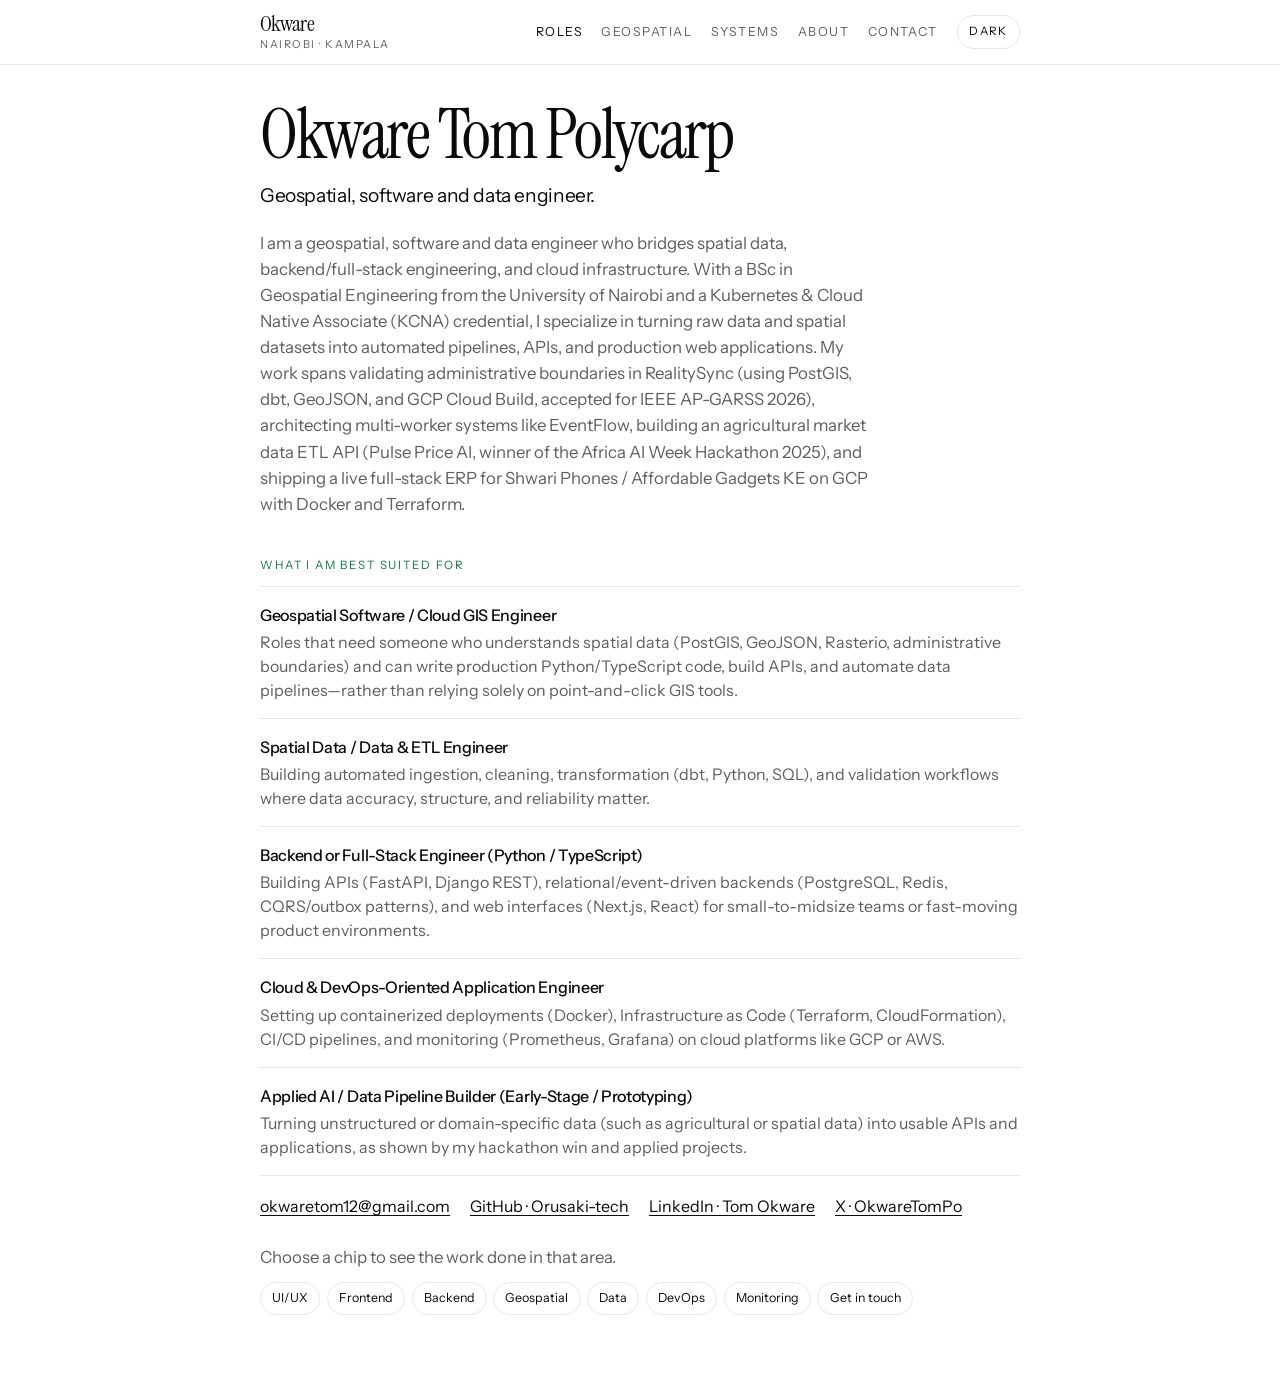
<file: index.html>
<!DOCTYPE html>
<html lang="en">
<head>
  <meta charset="utf-8">
  <meta name="viewport" content="width=device-width, initial-scale=1">
  <title>Okware Tom Polycarp — Geospatial, software and data engineer</title>
  <meta name="description" content="Okware Tom Polycarp, geospatial, software and data engineer. Spatial data, APIs, and cloud deploys, between Nairobi and Kampala.">
  <link rel="preconnect" href="https://fonts.googleapis.com">
  <link rel="preconnect" href="https://fonts.gstatic.com" crossorigin>
  <link href="https://fonts.googleapis.com/css2?family=Instrument+Sans:ital,wght@0,400;0,500;1,400&family=Instrument+Serif&display=swap" rel="stylesheet">
  <link rel="stylesheet" href="css/site.css?v=2">
  <script>
    (function () {
      var saved = localStorage.getItem("theme");
      var theme = saved || (matchMedia("(prefers-color-scheme: dark)").matches ? "dark" : "light");
      document.documentElement.setAttribute("data-theme", theme);
      var roles = ["interface", "frontend", "backend", "geospatial", "data", "devops", "monitoring", "contact"];
      var hash = location.hash.slice(1);
      document.documentElement.setAttribute("data-role", roles.indexOf(hash) === -1 ? "none" : hash);
    })();
  </script>
</head>
<body>
  <a class="skip" href="#content">Skip to content</a>
  <header class="site-header">
    <div class="shell header-inner">
      <a class="wordmark" href="index.html">Okware<span>Nairobi · Kampala</span></a>
      <div class="header-actions">
        <nav class="desk-nav" aria-label="Primary">
          <a href="index.html" aria-current="page">Roles</a>
          <a href="geo.html">Geospatial</a>
          <a href="systems.html">Systems</a>
          <a href="about.html">About</a>
          <a href="#contact">Contact</a>
        </nav>
        <button class="theme-toggle" type="button" data-theme-toggle>Dark</button>
      </div>
    </div>
  </header>
  <main id="content">
    <div class="shell">
      <h1>Okware Tom Polycarp</h1>
      <p class="role">Geospatial, software and data engineer.</p>
      <p class="intro">I am a geospatial, software and data engineer who bridges spatial data, backend/full-stack engineering, and cloud infrastructure. With a BSc in Geospatial Engineering from the University of Nairobi and a Kubernetes &amp; Cloud Native Associate (KCNA) credential, I specialize in turning raw data and spatial datasets into automated pipelines, APIs, and production web applications. My work spans validating administrative boundaries in RealitySync (using PostGIS, dbt, GeoJSON, and GCP Cloud Build, accepted for IEEE AP-GARSS 2026), architecting multi-worker systems like EventFlow, building an agricultural market data ETL API (Pulse Price AI, winner of the Africa AI Week Hackathon 2025), and shipping a live full-stack ERP for Shwari Phones / Affordable Gadgets KE on GCP with Docker and Terraform.</p>
      <p class="section-label">What I am best suited for</p>
      <ul class="capabilities">
        <li>
          <strong>Geospatial Software / Cloud GIS Engineer</strong>
          <span>Roles that need someone who understands spatial data (PostGIS, GeoJSON, Rasterio, administrative boundaries) and can write production Python/TypeScript code, build APIs, and automate data pipelines—rather than relying solely on point-and-click GIS tools.</span>
        </li>
        <li>
          <strong>Spatial Data / Data &amp; ETL Engineer</strong>
          <span>Building automated ingestion, cleaning, transformation (dbt, Python, SQL), and validation workflows where data accuracy, structure, and reliability matter.</span>
        </li>
        <li>
          <strong>Backend or Full-Stack Engineer (Python / TypeScript)</strong>
          <span>Building APIs (FastAPI, Django REST), relational/event-driven backends (PostgreSQL, Redis, CQRS/outbox patterns), and web interfaces (Next.js, React) for small-to-midsize teams or fast-moving product environments.</span>
        </li>
        <li>
          <strong>Cloud &amp; DevOps-Oriented Application Engineer</strong>
          <span>Setting up containerized deployments (Docker), Infrastructure as Code (Terraform, CloudFormation), CI/CD pipelines, and monitoring (Prometheus, Grafana) on cloud platforms like GCP or AWS.</span>
        </li>
        <li>
          <strong>Applied AI / Data Pipeline Builder (Early-Stage / Prototyping)</strong>
          <span>Turning unstructured or domain-specific data (such as agricultural or spatial data) into usable APIs and applications, as shown by my hackathon win and applied projects.</span>
        </li>
      </ul>
      <p class="socials">
        <a href="mailto:okwaretom12@gmail.com">okwaretom12@gmail.com</a>
        <a href="https://github.com/Orusaki-tech" target="_blank" rel="noopener noreferrer">GitHub · Orusaki-tech</a>
        <a href="https://www.linkedin.com/in/tom-okware-543abb218/" target="_blank" rel="noopener noreferrer">LinkedIn · Tom Okware</a>
        <a href="https://x.com/OkwareTomPo" target="_blank" rel="noopener noreferrer">X · OkwareTomPo</a>
      </p>
      <p class="chip-prompt">Choose a chip to see the work done in that area.</p>
      <nav class="jumps" aria-label="Roles">
        <a href="#interface">UI/UX</a>
        <a href="#frontend">Frontend</a>
        <a href="#backend">Backend</a>
        <a href="#geospatial">Geospatial</a>
        <a href="#data">Data</a>
        <a href="#devops">DevOps</a>
        <a href="#monitoring">Monitoring</a>
        <a href="#contact">Get in touch</a>
      </nav>

      <section class="role-block" id="interface">
        <h2>Interface</h2>
        <p class="intro">Each of these started with something that was stuck. I worked out the flow, then I built the page.</p>
        <div class="list">
          <article class="entry">
            <div class="entry-top"><span class="tag">Shop</span><span class="tag">Live</span></div>
            <h2>Affordable Gadgets</h2>
            <p class="summary">Staff were receipting sales, stock, and the day’s money by hand, across 200 to 500 products, and enquiries were dying in chat. Browsing, comparing four phones, and leaving a lead is the storefront. Stock, orders, returns, and the day’s money are the console. M-Pesa and Pesapal take the payment.</p>
            <a class="shot-link" href="https://affordable-gadgets-frontend.vercel.app" target="_blank" rel="noopener noreferrer">
              <img class="shot" src="images/affordable-gadgets.png" alt="Affordable Gadgets storefront, with a budget search and a Samsung Galaxy Z Fold banner." width="1280" height="800">
            </a>
            <p class="links">
              <a href="https://affordable-gadgets-frontend.vercel.app" target="_blank" rel="noopener noreferrer">Storefront</a>
            </p>
          </article>
          <article class="entry">
            <div class="entry-top"><span class="tag">Firm</span><span class="tag">Live</span></div>
            <h2>FELBright &amp; Co.</h2>
            <p class="summary">An accounting firm needed a public site, a CPA academy, and a place for students and faculty to sign in. I built those three. It is live at felbright.com.</p>
            <a class="shot-link" href="https://felbright.com" target="_blank" rel="noopener noreferrer">
              <img class="shot" src="images/felbright.png" alt="FELBright and Co. homepage, with audit, tax, and CPA Academy services." width="1280" height="800">
            </a>
            <p class="links"><a href="https://felbright.com" target="_blank" rel="noopener noreferrer">felbright.com</a></p>
          </article>
          <article class="entry">
            <div class="entry-top"><span class="tag">Community</span><span class="tag">Live</span></div>
            <h2>SCALE</h2>
            <p class="summary">A sentence on the site had to wait on a developer. SCALE works with women, girls, and young people in Luweero. They change the words and pictures in the browser.</p>
            <a class="shot-link" href="https://scaleinitative.com/" target="_blank" rel="noopener noreferrer">
              <img class="shot" src="images/scale.png" alt="SCALE homepage, with the Luweero District hero and a call to learn more or donate." width="1280" height="800">
            </a>
            <p class="links"><a href="https://scaleinitative.com/" target="_blank" rel="noopener noreferrer">scaleinitative.com</a></p>
          </article>
          <article class="entry">
            <div class="entry-top"><span class="tag">Events</span><span class="tag">Private</span></div>
            <h2>EventFlow</h2>
            <p class="summary">Someone needs a place to find an event. The person putting it on needs listings, tickets, and payouts. That is the public page and the organiser desk. I watch the API from Grafana when it gets slow or starts failing. The organiser desk stays private.</p>
          </article>
          <article class="entry">
            <div class="entry-top"><span class="tag">Ministry</span><span class="tag">Private</span></div>
            <h2>World Healing Trinity Place</h2>
            <p class="summary">A visitor needed to read what the ministry does: worship, a healing ministry, vocational training, and a way to give. World Healing Trinity Place is on Trinity Heights Road in Kampala. I built that site. The code stays private.</p>
          </article>
        </div>
      </section>

      <section class="role-block" id="frontend">
        <h2>Frontend engineering</h2>
        <p class="intro">Same problems. This is the half that runs in the browser.</p>
        <div class="list">
          <article class="entry">
            <div class="entry-top"><span class="tag">Next.js</span><span class="tag">Live</span></div>
            <h2>Affordable Gadgets storefront</h2>
            <p class="summary">Enquiries were dying in chat. A shopper needed search, filters, a comparison of four products, and a checkout that becomes a sales lead. That is the Next.js shop.</p>
            <a class="shot-link" href="https://affordable-gadgets-frontend.vercel.app" target="_blank" rel="noopener noreferrer">
              <img class="shot" src="images/affordable-gadgets.png" alt="Affordable Gadgets storefront, with a budget search and a Samsung Galaxy Z Fold banner." width="1280" height="800">
            </a>
            <p class="links">
              <a href="https://affordable-gadgets-frontend.vercel.app" target="_blank" rel="noopener noreferrer">Storefront</a>
            </p>
          </article>
          <article class="entry">
            <div class="entry-top"><span class="tag">React</span><span class="tag">Live</span></div>
            <h2>Affordable Gadgets admin</h2>
            <p class="summary">Sales, stock, and the day’s money were still being receipted by hand. The admin is products, units, orders, leads, promotions, delivery, returns, and the money, with sales, stock, and finance as separate roles. The console stays private.</p>
          </article>
          <article class="entry">
            <div class="entry-top"><span class="tag">Next.js</span><span class="tag">Private</span></div>
            <h2>EventFlow web</h2>
            <p class="summary">The public needed a place to find an event, and the organiser needed listings, tickets, and payouts, including on a phone. Next.js is the site and the organiser console. A React Native app sits with the site. The organiser desk and the code stay private.</p>
          </article>
          <article class="entry">
            <div class="entry-top"><span class="tag">MapLibre</span><span class="tag">Public code</span></div>
            <h2>RealitySync map</h2>
            <p class="summary">A boundary is only useful once someone can sit with it and say whether it is good enough to keep. This Next.js and MapLibre screen is that sitting.</p>
            <p class="links">
              <a href="geo.html">Geospatial write-up</a>
              <a href="https://github.com/Orusaki-tech/portal" target="_blank" rel="noopener noreferrer">GitHub</a>
            </p>
          </article>
          <article class="entry">
            <div class="entry-top"><span class="tag">Vite</span><span class="tag">Live</span></div>
            <h2>FELBright, SCALE, and the ministry site</h2>
            <p class="summary">FELBright needed a public site and a sign-in. SCALE’s editors needed the page and the content studio in one app, or a sentence waited on a developer. The ministry needed a page a visitor could read. React and Vite for FELBright and the ministry. TanStack Start for SCALE.</p>
            <p class="links">
              <a href="https://felbright.com" target="_blank" rel="noopener noreferrer">felbright.com</a>
              <a href="https://scaleinitative.com/" target="_blank" rel="noopener noreferrer">SCALE</a>
            </p>
          </article>
        </div>
      </section>

      <section class="role-block" id="backend">
        <h2>Backend engineering</h2>
        <p class="intro">The stock, the payment, and the map still had a problem after the page was built. This is the part that answers them.</p>
        <div class="list">
          <article class="entry">
            <div class="entry-top"><span class="tag">Django</span><span class="tag">Live</span></div>
            <h2>Affordable Gadgets API</h2>
            <p class="summary">Staff were receipting inventory and orders by hand, across 200 to 500 products. Django keeps both. M-Pesa STK push, callbacks, refunds, and Pesapal replaced the handwritten receipt. A TypeScript client generated from the OpenAPI spec keeps the shop and the admin on the same API. The code stays private. The public reference covers the catalogue, search, and a financing enquiry. Payments and staff routes are not in it.</p>
            <p class="links">
              <a href="https://affordable-gadgets-frontend.vercel.app" target="_blank" rel="noopener noreferrer">Storefront</a>
              <a href="docs/affordable-gadgets.html">Storefront API reference</a>
            </p>
          </article>
          <article class="entry">
            <div class="entry-top"><span class="tag">FastAPI</span><span class="tag">Live</span></div>
            <h2>EventFlow API</h2>
            <p class="summary">Finding an event, listing it, and selling the ticket were the problem. FastAPI does discovery, listings, and tickets. Stripe takes the payment. Eight background workers take the jobs that should not wait on the request. pgvector finds events by place and by community, Google Maps supplies the traffic, and a Google calendar stays in sync. The organiser desk, the code, and the API reference stay private.</p>
          </article>
          <article class="entry">
            <div class="entry-top"><span class="tag">FastAPI</span><span class="tag">Public code</span></div>
            <h2>Pulse Price AI</h2>
            <p class="summary">A farmer on a basic phone could not get the agricultural price, and a messy model response could not be what went out. First place at Africa AI Week 2025. Gemini gathers the prices. A separate FastAPI app only reads them, so the messy response stays in the collector and the price goes out over USSD. The reference lists those two read routes and is not connected to a live server.</p>
            <p class="links">
              <a href="https://github.com/Orusaki-tech/ai-hack" target="_blank" rel="noopener noreferrer">GitHub</a>
              <a href="docs/pulse-price.html">API reference</a>
            </p>
          </article>
        </div>
      </section>

      <section class="role-block" id="geospatial">
        <h2>Geospatial software and data</h2>
        <p class="intro">This is the work the degree was for. It started with a flood a ground count could not keep up with. The platforms are where I took that kind of question.</p>
        <div class="list">
          <article class="entry">
            <div class="entry-top"><span class="tag">Boundaries</span><span class="tag">Public code</span></div>
            <h2>RealitySync</h2>
            <p class="summary">Kenya’s national, county, and sub-county boundaries are only useful once someone has checked them, before they are used to train a model. RealitySync tests the geometry, keeps a curated set, and puts it on a map you can argue with. Accepted as a poster at IEEE AP-GARSS 2026.</p>
            <p class="links">
              <a href="geo.html">Full write-up</a>
              <a href="https://github.com/Orusaki-tech/portal" target="_blank" rel="noopener noreferrer">GitHub</a>
            </p>
          </article>
          <article class="entry">
            <div class="entry-top"><span class="tag">Tana River</span><span class="tag">Private</span></div>
            <h2>Climate Pulse</h2>
            <p class="summary">Tana River needed climate, health, and gender-based violence on one map, including where emergency obstetric care does not reach. That map is Climate Pulse. The repository stays private. I will walk through it.</p>
            <p class="links"><a href="geo.html">Full write-up</a></p>
          </article>
          <article class="entry">
            <div class="entry-top"><span class="tag">Earth Engine</span><span class="tag">Public code</span></div>
            <h2>Mining satellite study</h2>
            <p class="summary">The question was what had changed in that ground between 2001–2006 and 2023–2024. The box is about 4.8°N–5.1°N and 29.3°E–29.6°E. ASTER for clay, iron, and carbonate. PALSAR for the breaks in the ground. SRTM for the shape of it.</p>
            <p class="links">
              <a href="geo.html">Full write-up</a>
              <a href="https://github.com/Orusaki-tech/mining" target="_blank" rel="noopener noreferrer">GitHub</a>
            </p>
          </article>
          <article class="entry">
            <div class="entry-top"><span class="tag">ArcGIS Pro</span><span class="tag">Public</span></div>
            <h2>Elephant mortality in Zimbabwe</h2>
            <p class="summary">The question was where elephants died in Zimbabwe, and the cause on the record. I mapped that in ArcGIS Pro. The PDF is the whole deliverable.</p>
            <p class="links">
              <a href="https://github.com/Orusaki-tech/Elephant-Mortality-In-Zimbabwe" target="_blank" rel="noopener noreferrer">GitHub</a>
              <a href="https://github.com/Orusaki-tech/Elephant-Mortality-In-Zimbabwe/blob/main/Okware%20Tom%20Elephant%20Mortality%20Assignment.pdf" target="_blank" rel="noopener noreferrer">PDF</a>
            </p>
          </article>
        </div>
      </section>

      <section class="role-block" id="data">
        <h2>Data engineering</h2>
        <p class="intro">The problem is getting the same figure when the pipeline runs again next month.</p>
        <div class="list">
          <article class="entry">
            <div class="entry-top"><span class="tag">Energy</span><span class="tag">Public code</span></div>
            <h2>Virtual Power Plant</h2>
            <p class="summary">Britain’s solar climbs in summer while demand falls. Ireland’s spot prices jump in winter. That was the question. I ran grid load, generation, and prices through pandas and dbt, and queried them in DuckDB.</p>
            <p class="links"><a href="https://github.com/Orusaki-tech/Virtual-Power-Plant" target="_blank" rel="noopener noreferrer">GitHub</a></p>
          </article>
          <article class="entry">
            <div class="entry-top"><span class="tag">Markets</span><span class="tag">Public code</span></div>
            <h2>Pulse Price AI</h2>
            <p class="summary">A farmer on a basic phone could not get the price, and the program that asks the model could not be the program that answers the phone. First place at Africa AI Week 2025. The collection job and the API are different programs. Gemini writes prices into SQLite. FastAPI only reads that file, and the price goes out over USSD to a feature phone.</p>
            <p class="links"><a href="https://github.com/Orusaki-tech/ai-hack" target="_blank" rel="noopener noreferrer">GitHub</a></p>
          </article>
          <article class="entry">
            <div class="entry-top"><span class="tag">Warehouse</span><span class="tag">Public code</span></div>
            <h2>RealitySync and Climate Pulse</h2>
            <p class="summary">A map and a table are only useful when they are looking at the same data. dbt models sit on PostGIS under RealitySync, and the same warehouse sits under Climate Pulse. The raster tiles are served beside that warehouse.</p>
            <p class="links">
              <a href="geo.html">Geospatial write-up</a>
              <a href="https://github.com/Orusaki-tech/portal" target="_blank" rel="noopener noreferrer">RealitySync</a>
            </p>
          </article>
        </div>
      </section>

      <section class="role-block" id="devops">
        <h2>DevOps</h2>
        <p class="intro">The problem is a deploy I cannot stand up the same way next time. I passed KCNA in June 2025. What I run day to day is Docker Compose, GitHub Actions, Terraform on Google Cloud, and Cloud Build.</p>
        <div class="list">
          <article class="entry">
            <div class="entry-top"><span class="tag">Google Cloud</span><span class="tag">Live</span></div>
            <h2>EventFlow</h2>
            <p class="summary">The API, Caddy, and Redis had to come up together, and a change had to be tested before it went out. Terraform stands up the Google Cloud side. Docker Compose runs the API, with Caddy in front and Redis beside it. GitHub Actions tests it and deploys it.</p>
            <p class="links">
              <a href="systems.html">Operations write-up</a>
            </p>
          </article>
          <article class="entry">
            <div class="entry-top"><span class="tag">Deploy</span><span class="tag">Live</span></div>
            <h2>Affordable Gadgets</h2>
            <p class="summary">The cloud bill was the problem, and the API still had to stay up. The storefront and the admin are on Vercel. The API runs in Docker on Google Compute Engine. Terraform stands up the machines, and Cloud Build puts the image there. That deploy brought the cloud bill down by about $300 a month and has held above 99.9% availability.</p>
            <p class="links">
              <a href="https://affordable-gadgets-frontend.vercel.app" target="_blank" rel="noopener noreferrer">Storefront</a>
            </p>
          </article>
          <article class="entry">
            <div class="entry-top"><span class="tag">Release</span><span class="tag">Live</span></div>
            <h2>FELBright</h2>
            <p class="summary">Getting a change onto felbright.com had to be a push to main, and it had to keep working. That is the release. Small, and it has been reliable.</p>
            <p class="links"><a href="https://felbright.com" target="_blank" rel="noopener noreferrer">felbright.com</a></p>
          </article>
        </div>
      </section>

      <section class="role-block" id="monitoring">
        <h2>Monitoring</h2>
        <p class="intro">I would rather see a slow API on a chart than hear about it from a customer.</p>
        <div class="list">
          <article class="entry">
            <div class="entry-top"><span class="tag">Grafana</span><span class="tag">Live</span></div>
            <h2>EventFlow API dashboard</h2>
            <p class="summary">A slow API or a server error should show on a chart before a customer reports it. The board is named EventFlow API. It shows request rate, how slow the slowest requests are, and the share of server errors. Prometheus and Grafana come up with the rest of the stack.</p>
            <p class="links">
              <a href="systems.html">Operations write-up</a>
            </p>
          </article>
          <article class="entry">
            <div class="entry-top"><span class="tag">Grafana · k6</span><span class="tag">Live</span></div>
            <h2>Affordable Gadgets dashboards</h2>
            <p class="summary">The shop needed the API, the business numbers, the funnel, the day, and the load tests visible, before a customer was the one who noticed. One board for the Django API, one for the numbers the business looks at, one for the marketing funnel, one for the day, and one for the k6 load tests. The shop has held above 99.9% availability.</p>
            <p class="links">
              <a href="https://affordable-gadgets-frontend.vercel.app" target="_blank" rel="noopener noreferrer">Storefront</a>
            </p>
          </article>
        </div>
      </section>

      <section class="role-block contact-block" id="contact">
        <h2>Get in touch</h2>
        <p class="intro">I split my time between Nairobi and Kampala. Email is the fastest way to reach me—if you have a role or project involving geospatial software, data engineering, backend services, or infrastructure, drop a note to <a href="mailto:okwaretom12@gmail.com">okwaretom12@gmail.com</a>. Much of my production code lives in private repos, and I am always glad to do a live walkthrough.</p>
        <p class="reach"><a href="mailto:okwaretom12@gmail.com">okwaretom12@gmail.com</a></p>
        <a class="whatsapp" href="https://wa.me/254727504393" target="_blank" rel="noopener noreferrer">
          <svg width="18" height="18" viewBox="0 0 24 24" aria-hidden="true"><path d="M20.5 3.5A11 11 0 0 0 2.1 17.8L1 23l5.3-1.4A11 11 0 0 0 20.5 3.5zM12 20.5a9.1 9.1 0 0 1-4.6-1.3l-.3-.2-3.2.8.9-3.1-.2-.3A9.1 9.1 0 1 1 12 20.5zm5-6.8c-.3-.1-1.6-.8-1.8-.9s-.4-.1-.6.1-.7.9-.8 1-.3.2-.6.1a7.4 7.4 0 0 1-2.2-1.4 8.2 8.2 0 0 1-1.5-1.9c-.2-.3 0-.4.1-.6l.4-.5.2-.3a.5.5 0 0 0 0-.5c0-.1-.6-1.4-.8-1.9s-.4-.4-.6-.4h-.5a1 1 0 0 0-.7.3 3 3 0 0 0-.9 2.2 5.2 5.2 0 0 0 1.1 2.8 11.8 11.8 0 0 0 4.6 4c.5.2 1 .4 1.5.6a3.6 3.6 0 0 0 1.7.1 2.7 2.7 0 0 0 1.8-1.3 2.2 2.2 0 0 0 .2-1.3c-.1-.1-.3-.2-.6-.3z"/></svg>
          WhatsApp
        </a>
        <ul class="contact-list">
          <li><a href="tel:+254727504393">Phone <span>+254 727 504 393</span></a></li>
          <li><a href="https://github.com/Orusaki-tech" target="_blank" rel="noopener noreferrer">GitHub <span>Orusaki-tech</span></a></li>
          <li><a href="https://www.linkedin.com/in/tom-okware-543abb218/" target="_blank" rel="noopener noreferrer">LinkedIn <span>Tom Okware</span></a></li>
          <li><a href="https://x.com/OkwareTomPo" target="_blank" rel="noopener noreferrer">X <span>OkwareTomPo</span></a></li>
          <li><a href="https://www.credly.com/users/okware-tom" target="_blank" rel="noopener noreferrer">Credly <span>okware-tom</span></a></li>
        </ul>
      </section>
    </div>
  </main>
  <nav class="tabbar" aria-label="Primary">
    <a href="index.html" aria-current="page">Roles</a>
    <a href="geo.html">Geo</a>
    <a href="systems.html">Systems</a>
    <a href="about.html">About</a>
  </nav>
  <script src="js/site.js"></script>
</body>
</html>
</file>
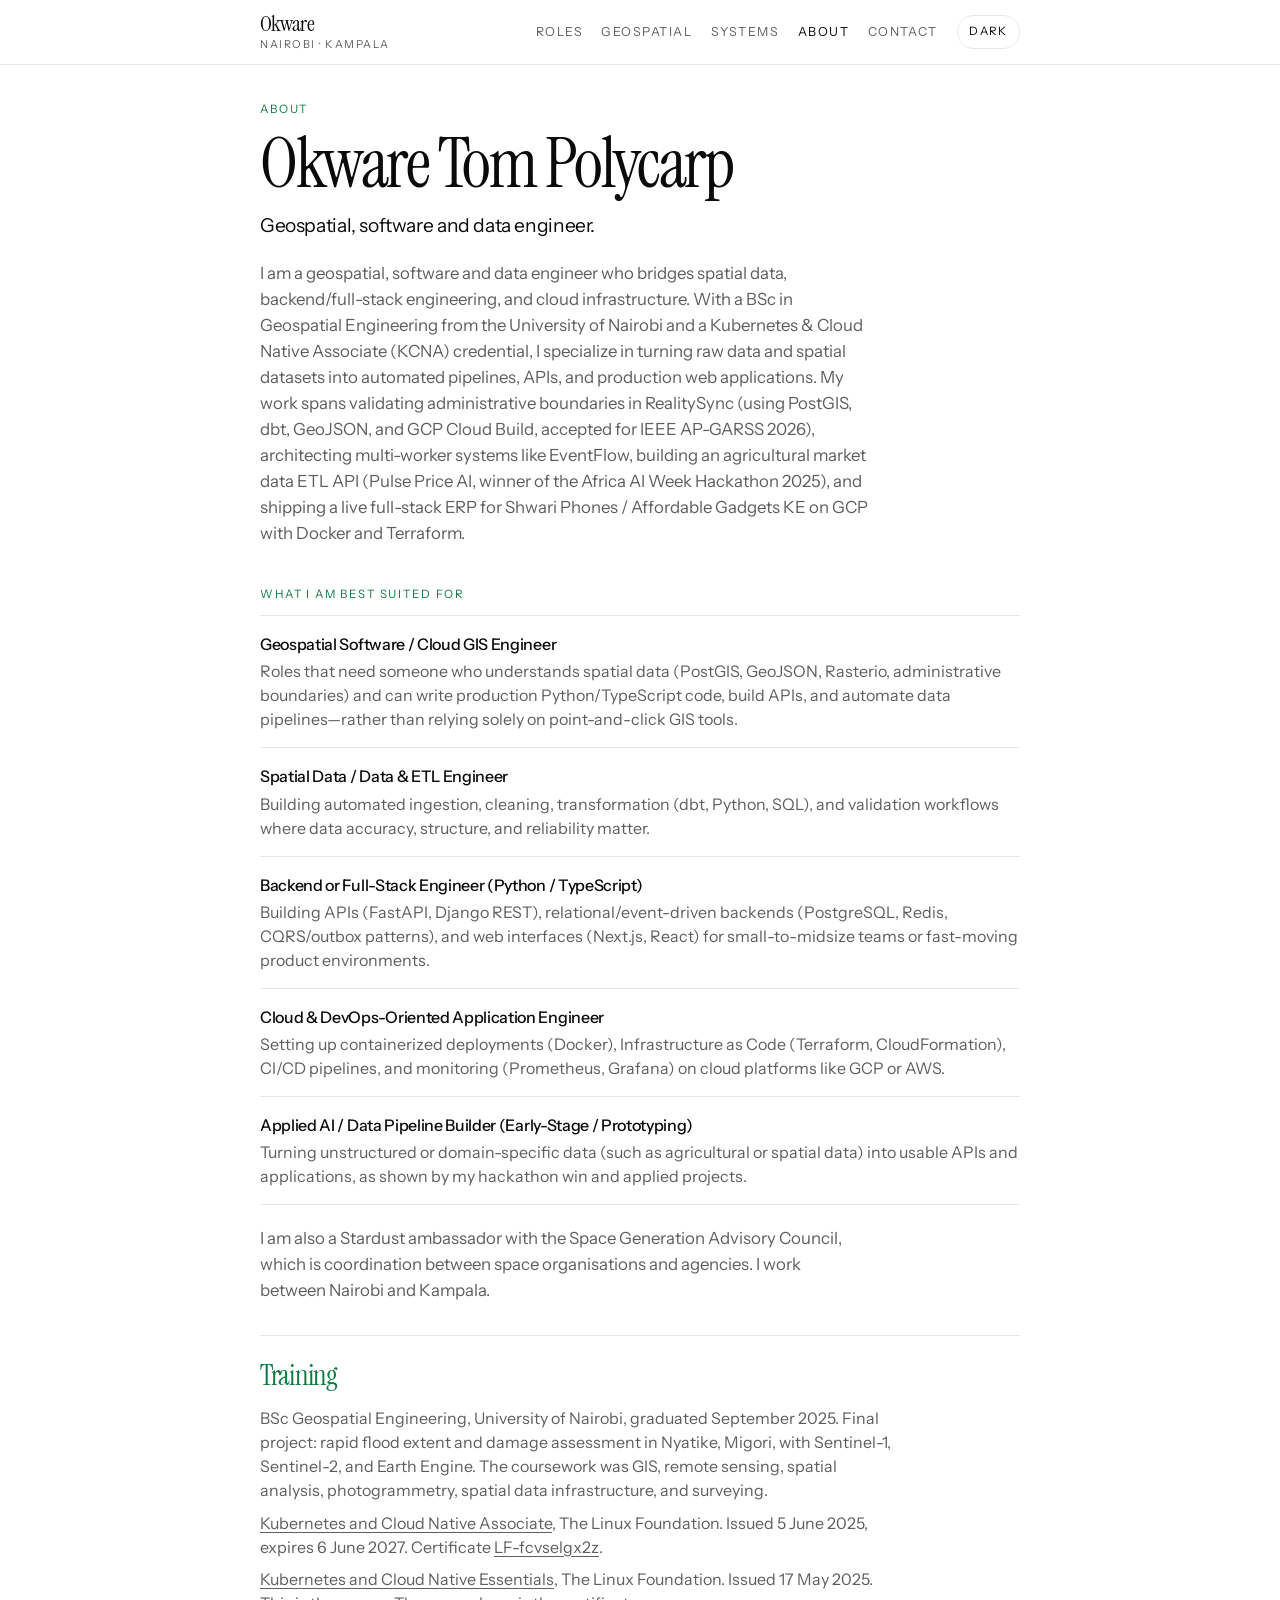
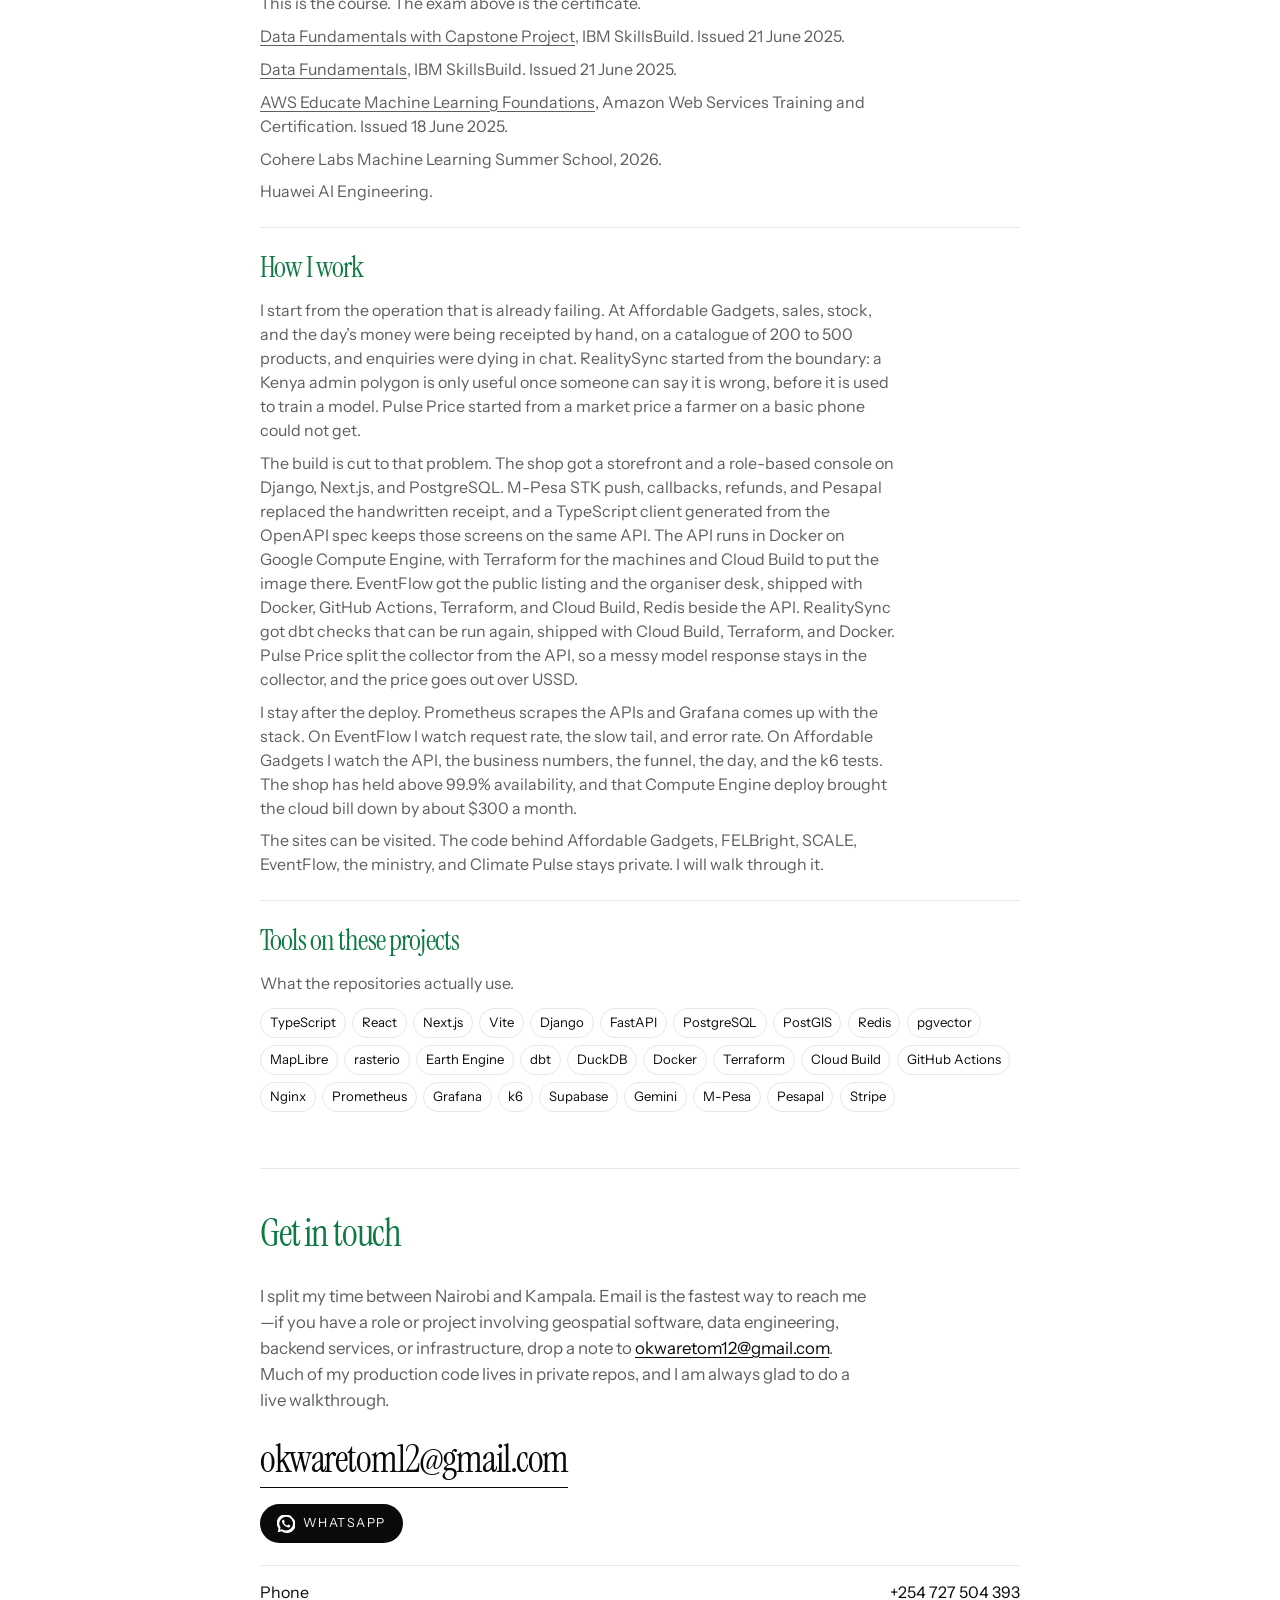
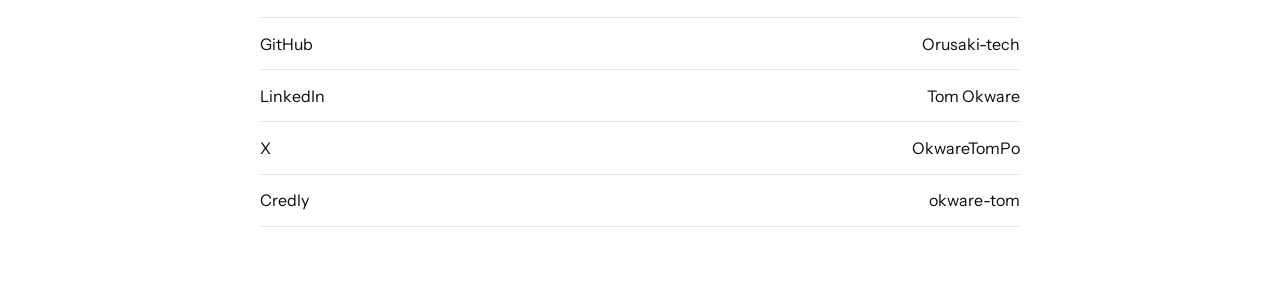
<file: about.html>
<!DOCTYPE html>
<html lang="en">
<head>
  <meta charset="utf-8">
  <meta name="viewport" content="width=device-width, initial-scale=1">
  <title>About — Okware Tom Polycarp</title>
  <meta name="description" content="Okware Tom Polycarp, geospatial, software and data engineer. Spatial data, APIs, and cloud deploys, between Nairobi and Kampala.">
  <link rel="preconnect" href="https://fonts.googleapis.com">
  <link rel="preconnect" href="https://fonts.gstatic.com" crossorigin>
  <link href="https://fonts.googleapis.com/css2?family=Instrument+Sans:ital,wght@0,400;0,500;1,400&family=Instrument+Serif&display=swap" rel="stylesheet">
  <link rel="stylesheet" href="css/site.css?v=2">
  <script>
    (function () {
      var saved = localStorage.getItem("theme");
      var theme = saved || (matchMedia("(prefers-color-scheme: dark)").matches ? "dark" : "light");
      document.documentElement.setAttribute("data-theme", theme);
    })();
  </script>
</head>
<body>
  <a class="skip" href="#content">Skip to content</a>
  <header class="site-header">
    <div class="shell header-inner">
      <a class="wordmark" href="index.html">Okware<span>Nairobi · Kampala</span></a>
      <div class="header-actions">
        <nav class="desk-nav" aria-label="Primary">
          <a href="index.html">Roles</a>
          <a href="geo.html">Geospatial</a>
          <a href="systems.html">Systems</a>
          <a href="about.html" aria-current="page">About</a>
          <a href="#contact">Contact</a>
        </nav>
        <button class="theme-toggle" type="button" data-theme-toggle>Dark</button>
      </div>
    </div>
  </header>
  <main id="content">
    <div class="shell">
      <p class="kicker">About</p>
      <h1>Okware Tom Polycarp</h1>
      <p class="role">Geospatial, software and data engineer.</p>
      <p class="intro">I am a geospatial, software and data engineer who bridges spatial data, backend/full-stack engineering, and cloud infrastructure. With a BSc in Geospatial Engineering from the University of Nairobi and a Kubernetes &amp; Cloud Native Associate (KCNA) credential, I specialize in turning raw data and spatial datasets into automated pipelines, APIs, and production web applications. My work spans validating administrative boundaries in RealitySync (using PostGIS, dbt, GeoJSON, and GCP Cloud Build, accepted for IEEE AP-GARSS 2026), architecting multi-worker systems like EventFlow, building an agricultural market data ETL API (Pulse Price AI, winner of the Africa AI Week Hackathon 2025), and shipping a live full-stack ERP for Shwari Phones / Affordable Gadgets KE on GCP with Docker and Terraform.</p>
      <p class="section-label">What I am best suited for</p>
      <ul class="capabilities">
        <li>
          <strong>Geospatial Software / Cloud GIS Engineer</strong>
          <span>Roles that need someone who understands spatial data (PostGIS, GeoJSON, Rasterio, administrative boundaries) and can write production Python/TypeScript code, build APIs, and automate data pipelines—rather than relying solely on point-and-click GIS tools.</span>
        </li>
        <li>
          <strong>Spatial Data / Data &amp; ETL Engineer</strong>
          <span>Building automated ingestion, cleaning, transformation (dbt, Python, SQL), and validation workflows where data accuracy, structure, and reliability matter.</span>
        </li>
        <li>
          <strong>Backend or Full-Stack Engineer (Python / TypeScript)</strong>
          <span>Building APIs (FastAPI, Django REST), relational/event-driven backends (PostgreSQL, Redis, CQRS/outbox patterns), and web interfaces (Next.js, React) for small-to-midsize teams or fast-moving product environments.</span>
        </li>
        <li>
          <strong>Cloud &amp; DevOps-Oriented Application Engineer</strong>
          <span>Setting up containerized deployments (Docker), Infrastructure as Code (Terraform, CloudFormation), CI/CD pipelines, and monitoring (Prometheus, Grafana) on cloud platforms like GCP or AWS.</span>
        </li>
        <li>
          <strong>Applied AI / Data Pipeline Builder (Early-Stage / Prototyping)</strong>
          <span>Turning unstructured or domain-specific data (such as agricultural or spatial data) into usable APIs and applications, as shown by my hackathon win and applied projects.</span>
        </li>
      </ul>
      <p class="intro">I am also a Stardust ambassador with the Space Generation Advisory Council, which is coordination between space organisations and agencies. I work between Nairobi and Kampala.</p>
      <div class="about-grid">
        <section class="panel">
          <h2>Training</h2>
          <p class="detail">BSc Geospatial Engineering, University of Nairobi, graduated September 2025. Final project: rapid flood extent and damage assessment in Nyatike, Migori, with Sentinel-1, Sentinel-2, and Earth Engine. The coursework was GIS, remote sensing, spatial analysis, photogrammetry, spatial data infrastructure, and surveying.</p>
          <p class="detail"><a href="https://www.credly.com/badges/84fef01d-e22d-4148-9c48-96d5b0b92c8d" target="_blank" rel="noopener noreferrer">Kubernetes and Cloud Native Associate</a>, The Linux Foundation. Issued 5 June 2025, expires 6 June 2027. Certificate <a href="https://training.linuxfoundation.org/certification/verify/" target="_blank" rel="noopener noreferrer">LF-fcvselgx2z</a>.</p>
          <p class="detail"><a href="https://www.credly.com/badges/946ace4a-e3fc-4e9c-ad5e-4ecab583eac5" target="_blank" rel="noopener noreferrer">Kubernetes and Cloud Native Essentials</a>, The Linux Foundation. Issued 17 May 2025. This is the course. The exam above is the certificate.</p>
          <p class="detail"><a href="https://www.credly.com/badges/3bf4ee52-e4f4-470e-9243-aa8a87cfe063" target="_blank" rel="noopener noreferrer">Data Fundamentals with Capstone Project</a>, IBM SkillsBuild. Issued 21 June 2025.</p>
          <p class="detail"><a href="https://www.credly.com/badges/2d014920-44d9-4261-9085-bd1d03c38a82" target="_blank" rel="noopener noreferrer">Data Fundamentals</a>, IBM SkillsBuild. Issued 21 June 2025.</p>
          <p class="detail"><a href="https://www.credly.com/badges/a03ec870-db2a-4451-9629-4ba40490072b" target="_blank" rel="noopener noreferrer">AWS Educate Machine Learning Foundations</a>, Amazon Web Services Training and Certification. Issued 18 June 2025.</p>
          <p class="detail">Cohere Labs Machine Learning Summer School, 2026.</p>
          <p class="detail">Huawei AI Engineering.</p>
        </section>
        <section class="panel">
          <h2>How I work</h2>
          <p class="detail">I start from the operation that is already failing. At Affordable Gadgets, sales, stock, and the day’s money were being receipted by hand, on a catalogue of 200 to 500 products, and enquiries were dying in chat. RealitySync started from the boundary: a Kenya admin polygon is only useful once someone can say it is wrong, before it is used to train a model. Pulse Price started from a market price a farmer on a basic phone could not get.</p>
          <p class="detail">The build is cut to that problem. The shop got a storefront and a role-based console on Django, Next.js, and PostgreSQL. M-Pesa STK push, callbacks, refunds, and Pesapal replaced the handwritten receipt, and a TypeScript client generated from the OpenAPI spec keeps those screens on the same API. The API runs in Docker on Google Compute Engine, with Terraform for the machines and Cloud Build to put the image there. EventFlow got the public listing and the organiser desk, shipped with Docker, GitHub Actions, Terraform, and Cloud Build, Redis beside the API. RealitySync got dbt checks that can be run again, shipped with Cloud Build, Terraform, and Docker. Pulse Price split the collector from the API, so a messy model response stays in the collector, and the price goes out over USSD.</p>
          <p class="detail">I stay after the deploy. Prometheus scrapes the APIs and Grafana comes up with the stack. On EventFlow I watch request rate, the slow tail, and error rate. On Affordable Gadgets I watch the API, the business numbers, the funnel, the day, and the k6 tests. The shop has held above 99.9% availability, and that Compute Engine deploy brought the cloud bill down by about $300 a month.</p>
          <p class="detail">The sites can be visited. The code behind Affordable Gadgets, FELBright, SCALE, EventFlow, the ministry, and Climate Pulse stays private. I will walk through it.</p>
        </section>
        <section class="panel">
          <h2>Tools on these projects</h2>
          <p class="detail">What the repositories actually use.</p>
          <div class="chips" aria-label="Technologies">
            <span>TypeScript</span>
            <span>React</span>
            <span>Next.js</span>
            <span>Vite</span>
            <span>Django</span>
            <span>FastAPI</span>
            <span>PostgreSQL</span>
            <span>PostGIS</span>
            <span>Redis</span>
            <span>pgvector</span>
            <span>MapLibre</span>
            <span>rasterio</span>
            <span>Earth Engine</span>
            <span>dbt</span>
            <span>DuckDB</span>
            <span>Docker</span>
            <span>Terraform</span>
            <span>Cloud Build</span>
            <span>GitHub Actions</span>
            <span>Nginx</span>
            <span>Prometheus</span>
            <span>Grafana</span>
            <span>k6</span>
            <span>Supabase</span>
            <span>Gemini</span>
            <span>M-Pesa</span>
            <span>Pesapal</span>
            <span>Stripe</span>
          </div>
        </section>
      </div>
      <section class="role-block contact-block" id="contact">
        <h2>Get in touch</h2>
        <p class="intro">I split my time between Nairobi and Kampala. Email is the fastest way to reach me—if you have a role or project involving geospatial software, data engineering, backend services, or infrastructure, drop a note to <a href="mailto:okwaretom12@gmail.com">okwaretom12@gmail.com</a>. Much of my production code lives in private repos, and I am always glad to do a live walkthrough.</p>
        <p class="reach"><a href="mailto:okwaretom12@gmail.com">okwaretom12@gmail.com</a></p>
        <a class="whatsapp" href="https://wa.me/254727504393" target="_blank" rel="noopener noreferrer">
          <svg width="18" height="18" viewBox="0 0 24 24" aria-hidden="true"><path d="M20.5 3.5A11 11 0 0 0 2.1 17.8L1 23l5.3-1.4A11 11 0 0 0 20.5 3.5zM12 20.5a9.1 9.1 0 0 1-4.6-1.3l-.3-.2-3.2.8.9-3.1-.2-.3A9.1 9.1 0 1 1 12 20.5zm5-6.8c-.3-.1-1.6-.8-1.8-.9s-.4-.1-.6.1-.7.9-.8 1-.3.2-.6.1a7.4 7.4 0 0 1-2.2-1.4 8.2 8.2 0 0 1-1.5-1.9c-.2-.3 0-.4.1-.6l.4-.5.2-.3a.5.5 0 0 0 0-.5c0-.1-.6-1.4-.8-1.9s-.4-.4-.6-.4h-.5a1 1 0 0 0-.7.3 3 3 0 0 0-.9 2.2 5.2 5.2 0 0 0 1.1 2.8 11.8 11.8 0 0 0 4.6 4c.5.2 1 .4 1.5.6a3.6 3.6 0 0 0 1.7.1 2.7 2.7 0 0 0 1.8-1.3 2.2 2.2 0 0 0 .2-1.3c-.1-.1-.3-.2-.6-.3z"/></svg>
          WhatsApp
        </a>
        <ul class="contact-list">
          <li><a href="tel:+254727504393">Phone <span>+254 727 504 393</span></a></li>
          <li><a href="https://github.com/Orusaki-tech" target="_blank" rel="noopener noreferrer">GitHub <span>Orusaki-tech</span></a></li>
          <li><a href="https://www.linkedin.com/in/tom-okware-543abb218/" target="_blank" rel="noopener noreferrer">LinkedIn <span>Tom Okware</span></a></li>
          <li><a href="https://x.com/OkwareTomPo" target="_blank" rel="noopener noreferrer">X <span>OkwareTomPo</span></a></li>
          <li><a href="https://www.credly.com/users/okware-tom" target="_blank" rel="noopener noreferrer">Credly <span>okware-tom</span></a></li>
        </ul>
      </section>
    </div>
  </main>
  <nav class="tabbar" aria-label="Primary">
    <a href="index.html">Roles</a>
    <a href="geo.html">Geo</a>
    <a href="systems.html">Systems</a>
    <a href="about.html" aria-current="page">About</a>
  </nav>
  <script src="js/site.js"></script>
</body>
</html>
</file>
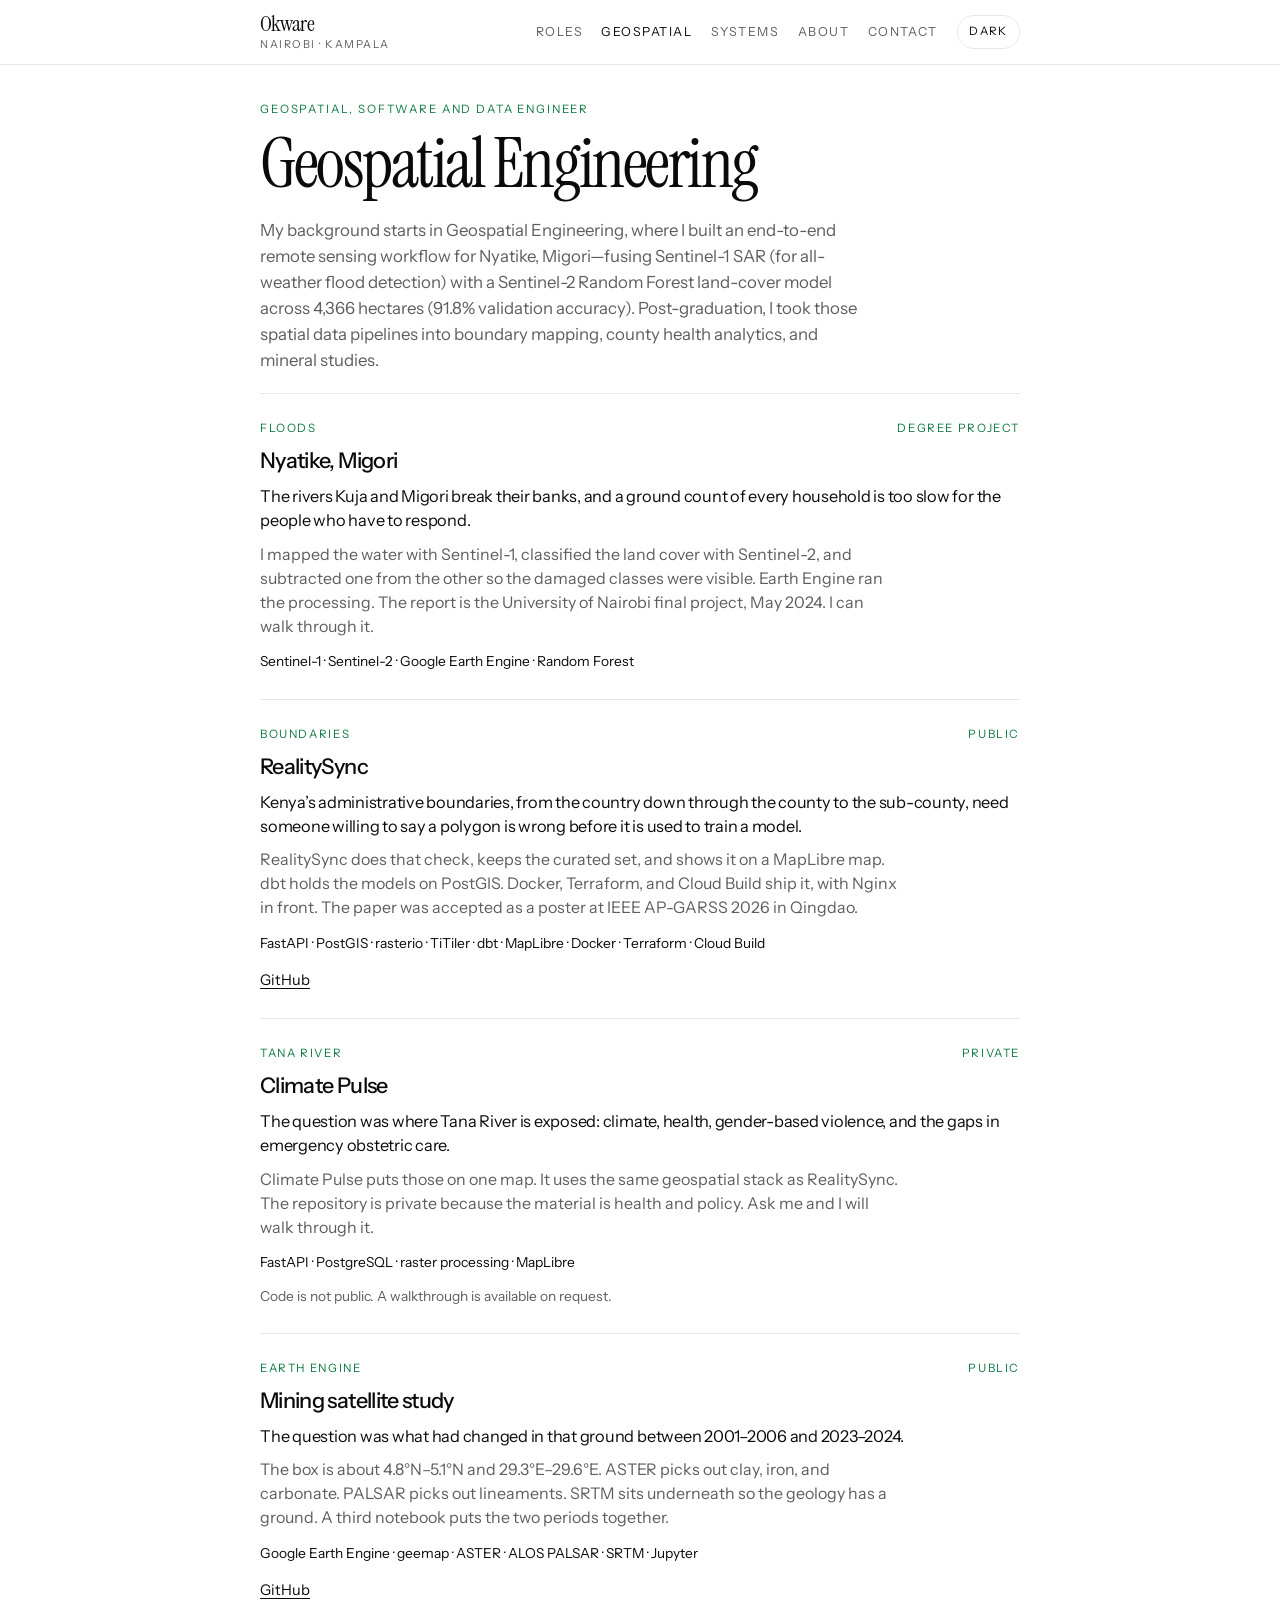
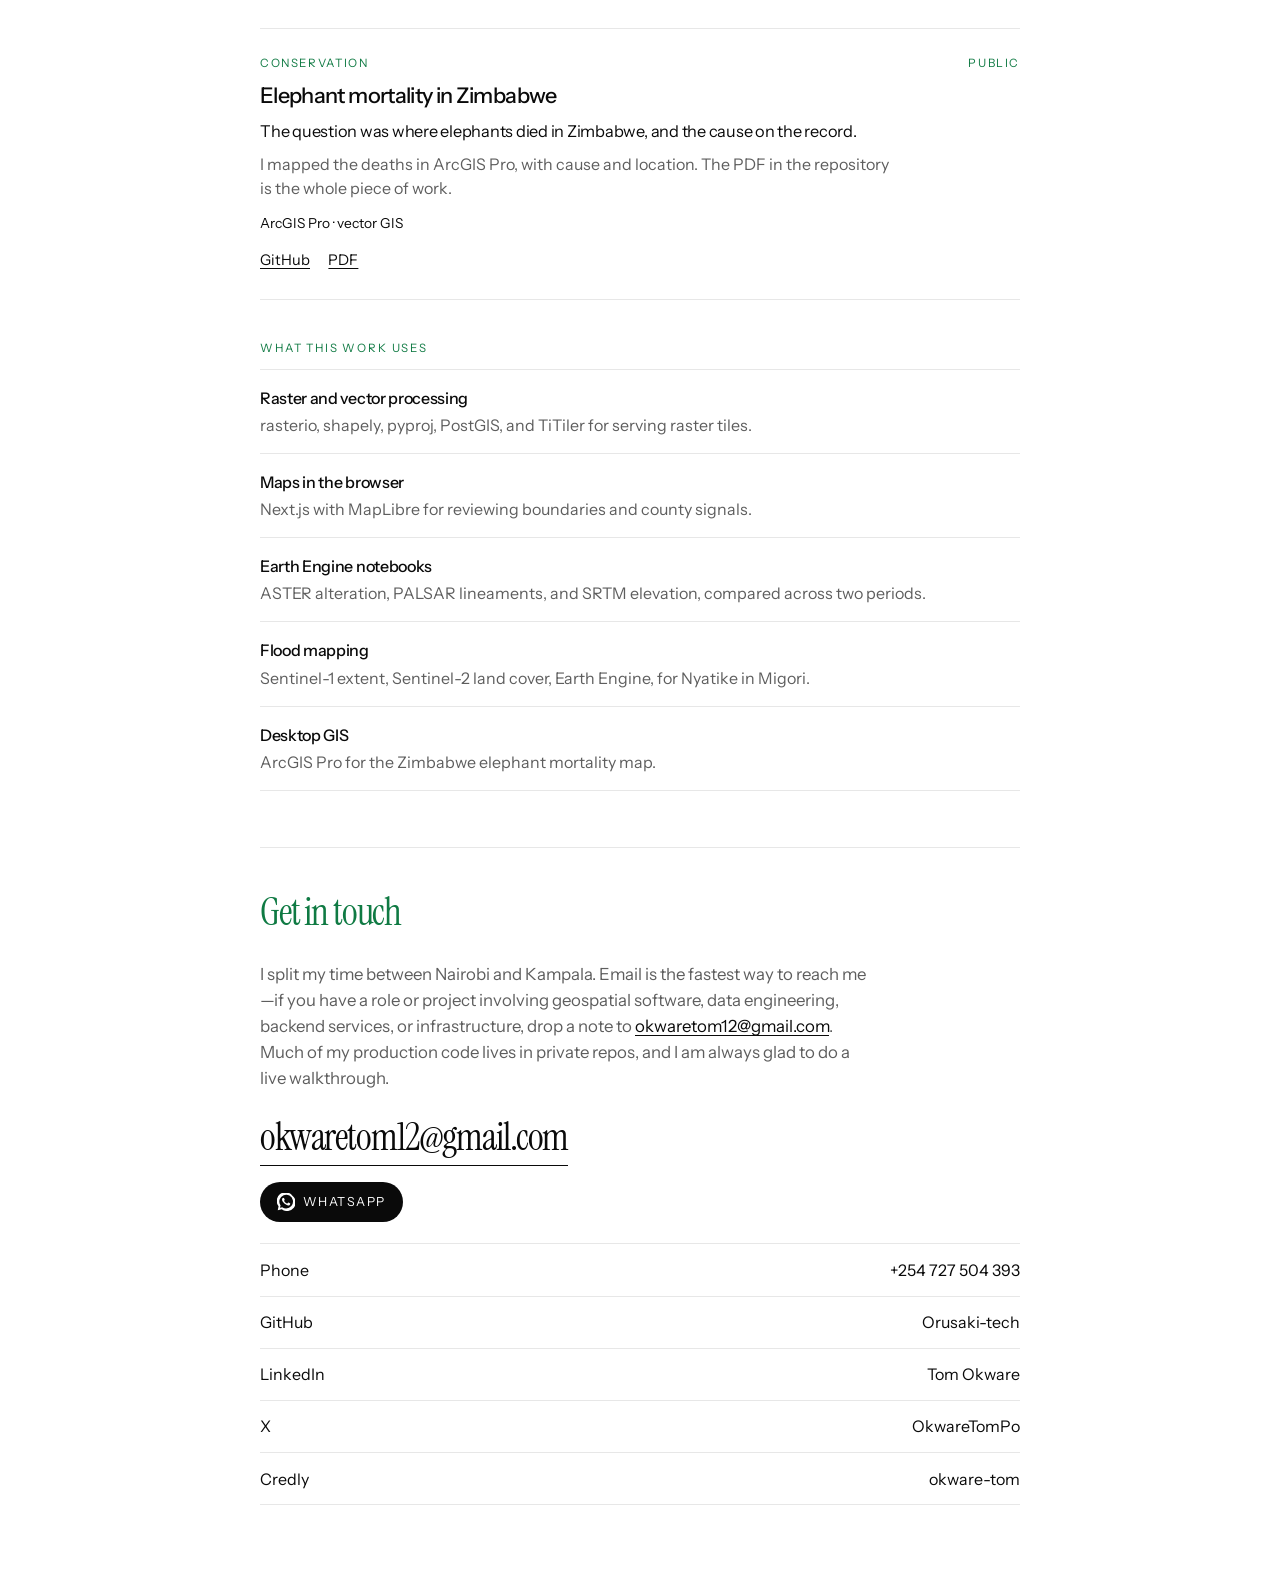
<file: geo.html>
<!DOCTYPE html>
<html lang="en">
<head>
  <meta charset="utf-8">
  <meta name="viewport" content="width=device-width, initial-scale=1">
  <title>Geospatial Engineering — Okware Tom Polycarp</title>
  <meta name="description" content="Flood mapping in Nyatike, boundary validation, Tana River, and satellite mineral studies.">
  <link rel="preconnect" href="https://fonts.googleapis.com">
  <link rel="preconnect" href="https://fonts.gstatic.com" crossorigin>
  <link href="https://fonts.googleapis.com/css2?family=Instrument+Sans:ital,wght@0,400;0,500;1,400&family=Instrument+Serif&display=swap" rel="stylesheet">
  <link rel="stylesheet" href="css/site.css?v=2">
  <script>
    (function () {
      var saved = localStorage.getItem("theme");
      var theme = saved || (matchMedia("(prefers-color-scheme: dark)").matches ? "dark" : "light");
      document.documentElement.setAttribute("data-theme", theme);
    })();
  </script>
</head>
<body>
  <a class="skip" href="#content">Skip to content</a>
  <header class="site-header">
    <div class="shell header-inner">
      <a class="wordmark" href="index.html">Okware<span>Nairobi · Kampala</span></a>
      <div class="header-actions">
        <nav class="desk-nav" aria-label="Primary">
          <a href="index.html">Roles</a>
          <a href="geo.html" aria-current="page">Geospatial</a>
          <a href="systems.html">Systems</a>
          <a href="about.html">About</a>
          <a href="#contact">Contact</a>
        </nav>
        <button class="theme-toggle" type="button" data-theme-toggle>Dark</button>
      </div>
    </div>
  </header>
  <main id="content">
    <div class="shell">
      <p class="kicker">Geospatial, software and data engineer</p>
      <h1>Geospatial Engineering</h1>
      <p class="intro">My background starts in Geospatial Engineering, where I built an end-to-end remote sensing workflow for Nyatike, Migori—fusing Sentinel-1 SAR (for all-weather flood detection) with a Sentinel-2 Random Forest land-cover model across 4,366 hectares (91.8% validation accuracy). Post-graduation, I took those spatial data pipelines into boundary mapping, county health analytics, and mineral studies.</p>
      <div class="list">
        <article class="entry">
          <div class="entry-top"><span class="tag">Floods</span><span class="tag">Degree project</span></div>
          <h2>Nyatike, Migori</h2>
          <p class="summary">The rivers Kuja and Migori break their banks, and a ground count of every household is too slow for the people who have to respond.</p>
          <p class="detail">I mapped the water with Sentinel-1, classified the land cover with Sentinel-2, and subtracted one from the other so the damaged classes were visible. Earth Engine ran the processing. The report is the University of Nairobi final project, May 2024. I can walk through it.</p>
          <p class="stack">Sentinel-1 · Sentinel-2 · Google Earth Engine · Random Forest</p>
        </article>
        <article class="entry">
          <div class="entry-top"><span class="tag">Boundaries</span><span class="tag">Public</span></div>
          <h2>RealitySync</h2>
          <p class="summary">Kenya’s administrative boundaries, from the country down through the county to the sub-county, need someone willing to say a polygon is wrong before it is used to train a model.</p>
          <p class="detail">RealitySync does that check, keeps the curated set, and shows it on a MapLibre map. dbt holds the models on PostGIS. Docker, Terraform, and Cloud Build ship it, with Nginx in front. The paper was accepted as a poster at IEEE AP-GARSS 2026 in Qingdao.</p>
          <p class="stack">FastAPI · PostGIS · rasterio · TiTiler · dbt · MapLibre · Docker · Terraform · Cloud Build</p>
          <p class="links"><a href="https://github.com/Orusaki-tech/portal" target="_blank" rel="noopener noreferrer">GitHub</a></p>
        </article>
        <article class="entry">
          <div class="entry-top"><span class="tag">Tana River</span><span class="tag">Private</span></div>
          <h2>Climate Pulse</h2>
          <p class="summary">The question was where Tana River is exposed: climate, health, gender-based violence, and the gaps in emergency obstetric care.</p>
          <p class="detail">Climate Pulse puts those on one map. It uses the same geospatial stack as RealitySync. The repository is private because the material is health and policy. Ask me and I will walk through it.</p>
          <p class="stack">FastAPI · PostgreSQL · raster processing · MapLibre</p>
          <p class="note">Code is not public. A walkthrough is available on request.</p>
        </article>
        <article class="entry">
          <div class="entry-top"><span class="tag">Earth Engine</span><span class="tag">Public</span></div>
          <h2>Mining satellite study</h2>
          <p class="summary">The question was what had changed in that ground between 2001–2006 and 2023–2024.</p>
          <p class="detail">The box is about 4.8°N–5.1°N and 29.3°E–29.6°E. ASTER picks out clay, iron, and carbonate. PALSAR picks out lineaments. SRTM sits underneath so the geology has a ground. A third notebook puts the two periods together.</p>
          <p class="stack">Google Earth Engine · geemap · ASTER · ALOS PALSAR · SRTM · Jupyter</p>
          <p class="links"><a href="https://github.com/Orusaki-tech/mining" target="_blank" rel="noopener noreferrer">GitHub</a></p>
        </article>
        <article class="entry">
          <div class="entry-top"><span class="tag">Conservation</span><span class="tag">Public</span></div>
          <h2>Elephant mortality in Zimbabwe</h2>
          <p class="summary">The question was where elephants died in Zimbabwe, and the cause on the record.</p>
          <p class="detail">I mapped the deaths in ArcGIS Pro, with cause and location. The PDF in the repository is the whole piece of work.</p>
          <p class="stack">ArcGIS Pro · vector GIS</p>
          <p class="links">
            <a href="https://github.com/Orusaki-tech/Elephant-Mortality-In-Zimbabwe" target="_blank" rel="noopener noreferrer">GitHub</a>
            <a href="https://github.com/Orusaki-tech/Elephant-Mortality-In-Zimbabwe/blob/main/Okware%20Tom%20Elephant%20Mortality%20Assignment.pdf" target="_blank" rel="noopener noreferrer">PDF</a>
          </p>
        </article>
      </div>
      <p class="section-label">What this work uses</p>
      <ul class="capabilities">
        <li>
          <strong>Raster and vector processing</strong>
          <span>rasterio, shapely, pyproj, PostGIS, and TiTiler for serving raster tiles.</span>
        </li>
        <li>
          <strong>Maps in the browser</strong>
          <span>Next.js with MapLibre for reviewing boundaries and county signals.</span>
        </li>
        <li>
          <strong>Earth Engine notebooks</strong>
          <span>ASTER alteration, PALSAR lineaments, and SRTM elevation, compared across two periods.</span>
        </li>
        <li>
          <strong>Flood mapping</strong>
          <span>Sentinel-1 extent, Sentinel-2 land cover, Earth Engine, for Nyatike in Migori.</span>
        </li>
        <li>
          <strong>Desktop GIS</strong>
          <span>ArcGIS Pro for the Zimbabwe elephant mortality map.</span>
        </li>
      </ul>
      <section class="role-block contact-block" id="contact">
        <h2>Get in touch</h2>
        <p class="intro">I split my time between Nairobi and Kampala. Email is the fastest way to reach me—if you have a role or project involving geospatial software, data engineering, backend services, or infrastructure, drop a note to <a href="mailto:okwaretom12@gmail.com">okwaretom12@gmail.com</a>. Much of my production code lives in private repos, and I am always glad to do a live walkthrough.</p>
        <p class="reach"><a href="mailto:okwaretom12@gmail.com">okwaretom12@gmail.com</a></p>
        <a class="whatsapp" href="https://wa.me/254727504393" target="_blank" rel="noopener noreferrer">
          <svg width="18" height="18" viewBox="0 0 24 24" aria-hidden="true"><path d="M20.5 3.5A11 11 0 0 0 2.1 17.8L1 23l5.3-1.4A11 11 0 0 0 20.5 3.5zM12 20.5a9.1 9.1 0 0 1-4.6-1.3l-.3-.2-3.2.8.9-3.1-.2-.3A9.1 9.1 0 1 1 12 20.5zm5-6.8c-.3-.1-1.6-.8-1.8-.9s-.4-.1-.6.1-.7.9-.8 1-.3.2-.6.1a7.4 7.4 0 0 1-2.2-1.4 8.2 8.2 0 0 1-1.5-1.9c-.2-.3 0-.4.1-.6l.4-.5.2-.3a.5.5 0 0 0 0-.5c0-.1-.6-1.4-.8-1.9s-.4-.4-.6-.4h-.5a1 1 0 0 0-.7.3 3 3 0 0 0-.9 2.2 5.2 5.2 0 0 0 1.1 2.8 11.8 11.8 0 0 0 4.6 4c.5.2 1 .4 1.5.6a3.6 3.6 0 0 0 1.7.1 2.7 2.7 0 0 0 1.8-1.3 2.2 2.2 0 0 0 .2-1.3c-.1-.1-.3-.2-.6-.3z"/></svg>
          WhatsApp
        </a>
        <ul class="contact-list">
          <li><a href="tel:+254727504393">Phone <span>+254 727 504 393</span></a></li>
          <li><a href="https://github.com/Orusaki-tech" target="_blank" rel="noopener noreferrer">GitHub <span>Orusaki-tech</span></a></li>
          <li><a href="https://www.linkedin.com/in/tom-okware-543abb218/" target="_blank" rel="noopener noreferrer">LinkedIn <span>Tom Okware</span></a></li>
          <li><a href="https://x.com/OkwareTomPo" target="_blank" rel="noopener noreferrer">X <span>OkwareTomPo</span></a></li>
          <li><a href="https://www.credly.com/users/okware-tom" target="_blank" rel="noopener noreferrer">Credly <span>okware-tom</span></a></li>
        </ul>
      </section>
    </div>
  </main>
  <nav class="tabbar" aria-label="Primary">
    <a href="index.html">Roles</a>
    <a href="geo.html" aria-current="page">Geo</a>
    <a href="systems.html">Systems</a>
    <a href="about.html">About</a>
  </nav>
  <script src="js/site.js"></script>
</body>
</html>
</file>
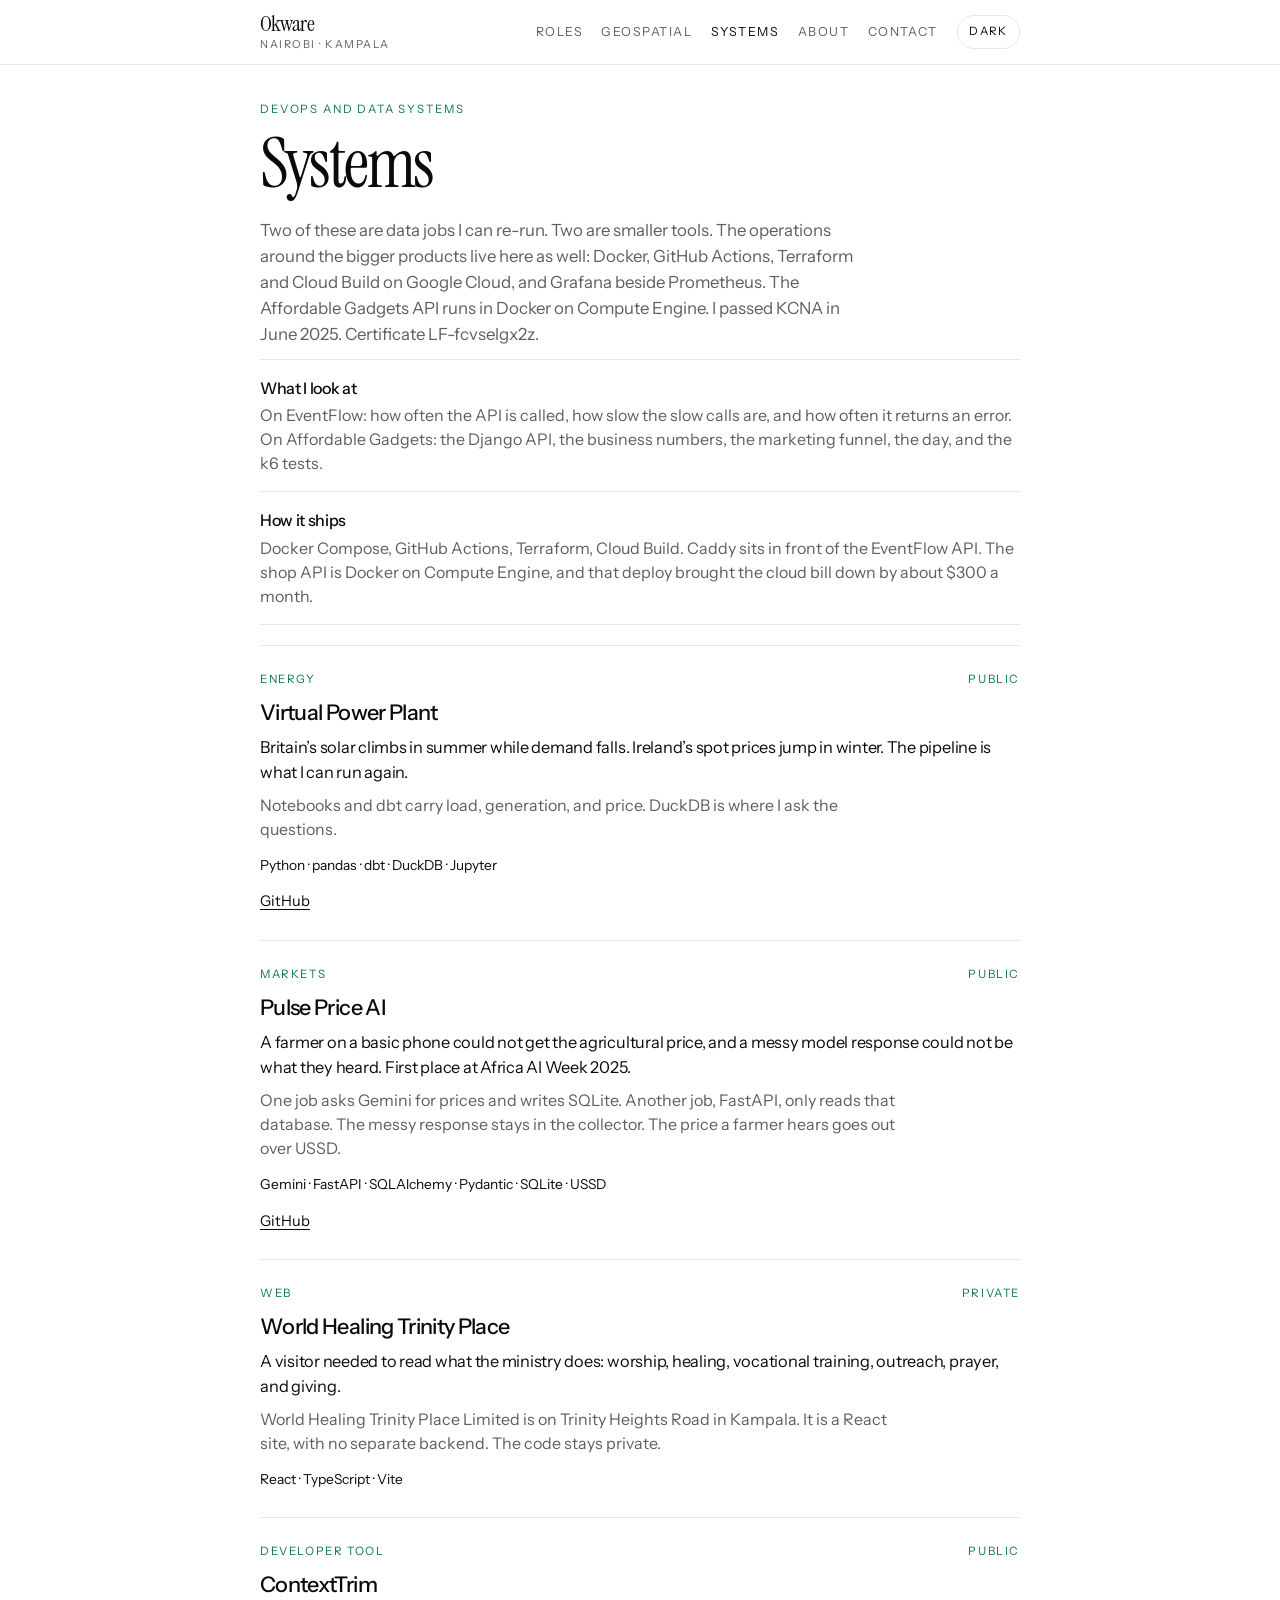
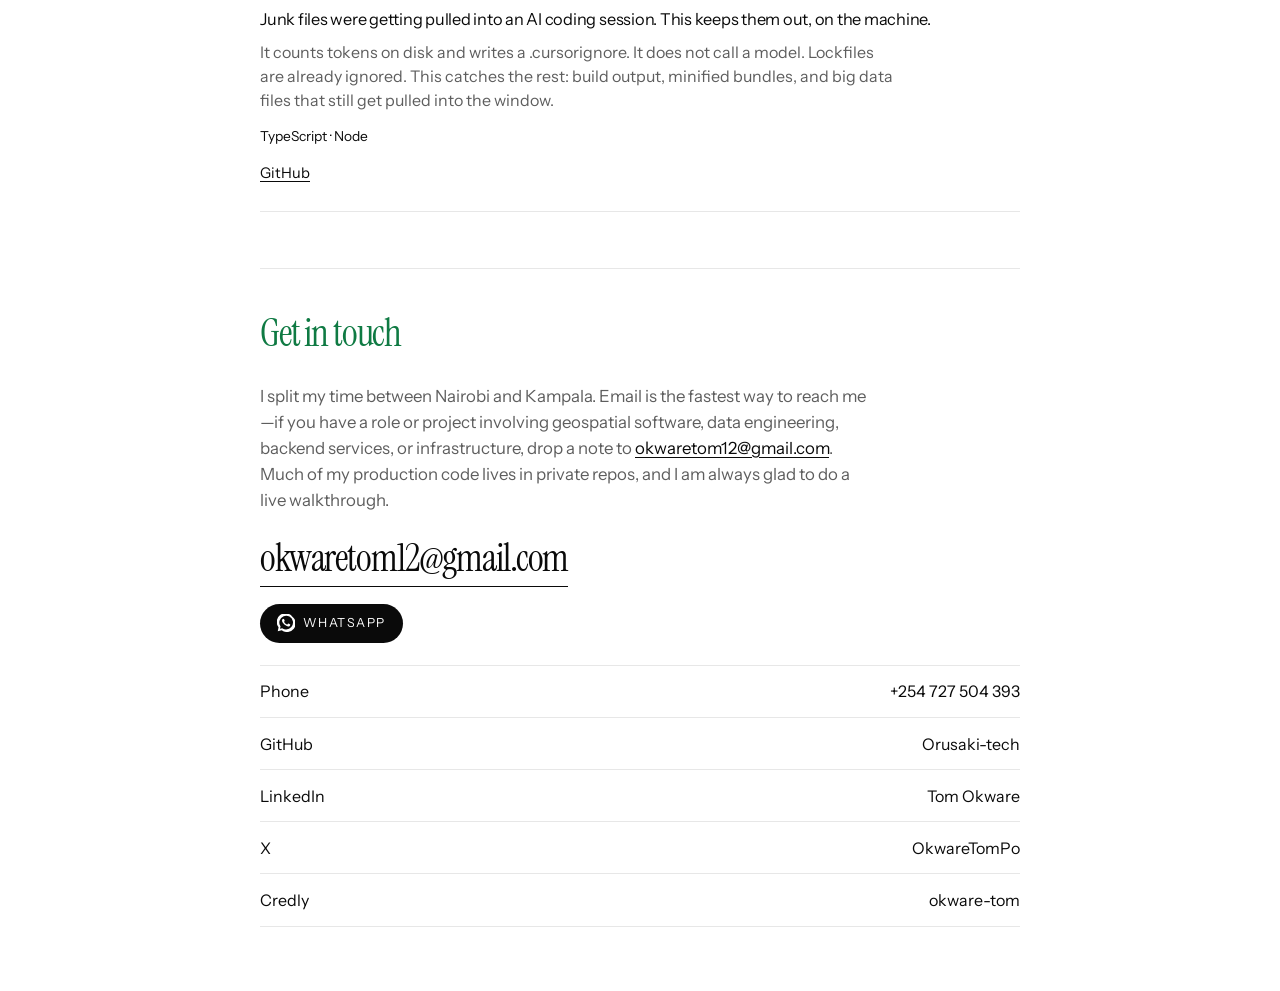
<file: systems.html>
<!DOCTYPE html>
<html lang="en">
<head>
  <meta charset="utf-8">
  <meta name="viewport" content="width=device-width, initial-scale=1">
  <title>Systems — Okware Tom Polycarp</title>
  <meta name="description" content="Energy prices, agricultural prices, deploys, and the dashboards Okware Tom Polycarp actually runs.">
  <link rel="preconnect" href="https://fonts.googleapis.com">
  <link rel="preconnect" href="https://fonts.gstatic.com" crossorigin>
  <link href="https://fonts.googleapis.com/css2?family=Instrument+Sans:ital,wght@0,400;0,500;1,400&family=Instrument+Serif&display=swap" rel="stylesheet">
  <link rel="stylesheet" href="css/site.css?v=2">
  <script>
    (function () {
      var saved = localStorage.getItem("theme");
      var theme = saved || (matchMedia("(prefers-color-scheme: dark)").matches ? "dark" : "light");
      document.documentElement.setAttribute("data-theme", theme);
    })();
  </script>
</head>
<body>
  <a class="skip" href="#content">Skip to content</a>
  <header class="site-header">
    <div class="shell header-inner">
      <a class="wordmark" href="index.html">Okware<span>Nairobi · Kampala</span></a>
      <div class="header-actions">
        <nav class="desk-nav" aria-label="Primary">
          <a href="index.html">Roles</a>
          <a href="geo.html">Geospatial</a>
          <a href="systems.html" aria-current="page">Systems</a>
          <a href="about.html">About</a>
          <a href="#contact">Contact</a>
        </nav>
        <button class="theme-toggle" type="button" data-theme-toggle>Dark</button>
      </div>
    </div>
  </header>
  <main id="content">
    <div class="shell">
      <p class="kicker">DevOps and data systems</p>
      <h1>Systems</h1>
      <p class="intro">Two of these are data jobs I can re-run. Two are smaller tools. The operations around the bigger products live here as well: Docker, GitHub Actions, Terraform and Cloud Build on Google Cloud, and Grafana beside Prometheus. The Affordable Gadgets API runs in Docker on Compute Engine. I passed KCNA in June 2025. Certificate LF-fcvselgx2z.</p>
      <ul class="capabilities">
        <li>
          <strong>What I look at</strong>
          <span>On EventFlow: how often the API is called, how slow the slow calls are, and how often it returns an error. On Affordable Gadgets: the Django API, the business numbers, the marketing funnel, the day, and the k6 tests.</span>
        </li>
        <li>
          <strong>How it ships</strong>
          <span>Docker Compose, GitHub Actions, Terraform, Cloud Build. Caddy sits in front of the EventFlow API. The shop API is Docker on Compute Engine, and that deploy brought the cloud bill down by about $300 a month.</span>
        </li>
      </ul>
      <div class="list">
        <article class="entry">
          <div class="entry-top"><span class="tag">Energy</span><span class="tag">Public</span></div>
          <h2>Virtual Power Plant</h2>
          <p class="summary">Britain’s solar climbs in summer while demand falls. Ireland’s spot prices jump in winter. The pipeline is what I can run again.</p>
          <p class="detail">Notebooks and dbt carry load, generation, and price. DuckDB is where I ask the questions.</p>
          <p class="stack">Python · pandas · dbt · DuckDB · Jupyter</p>
          <p class="links"><a href="https://github.com/Orusaki-tech/Virtual-Power-Plant" target="_blank" rel="noopener noreferrer">GitHub</a></p>
        </article>
        <article class="entry">
          <div class="entry-top"><span class="tag">Markets</span><span class="tag">Public</span></div>
          <h2>Pulse Price AI</h2>
          <p class="summary">A farmer on a basic phone could not get the agricultural price, and a messy model response could not be what they heard. First place at Africa AI Week 2025.</p>
          <p class="detail">One job asks Gemini for prices and writes SQLite. Another job, FastAPI, only reads that database. The messy response stays in the collector. The price a farmer hears goes out over USSD.</p>
          <p class="stack">Gemini · FastAPI · SQLAlchemy · Pydantic · SQLite · USSD</p>
          <p class="links"><a href="https://github.com/Orusaki-tech/ai-hack" target="_blank" rel="noopener noreferrer">GitHub</a></p>
        </article>
        <article class="entry">
          <div class="entry-top"><span class="tag">Web</span><span class="tag">Private</span></div>
          <h2>World Healing Trinity Place</h2>
          <p class="summary">A visitor needed to read what the ministry does: worship, healing, vocational training, outreach, prayer, and giving.</p>
          <p class="detail">World Healing Trinity Place Limited is on Trinity Heights Road in Kampala. It is a React site, with no separate backend. The code stays private.</p>
          <p class="stack">React · TypeScript · Vite</p>
        </article>
        <article class="entry">
          <div class="entry-top"><span class="tag">Developer tool</span><span class="tag">Public</span></div>
          <h2>ContextTrim</h2>
          <p class="summary">Junk files were getting pulled into an AI coding session. This keeps them out, on the machine.</p>
          <p class="detail">It counts tokens on disk and writes a .cursorignore. It does not call a model. Lockfiles are already ignored. This catches the rest: build output, minified bundles, and big data files that still get pulled into the window.</p>
          <p class="stack">TypeScript · Node</p>
          <p class="links"><a href="https://github.com/Orusaki-tech/contexttrim" target="_blank" rel="noopener noreferrer">GitHub</a></p>
        </article>
      </div>
      <section class="role-block contact-block" id="contact">
        <h2>Get in touch</h2>
        <p class="intro">I split my time between Nairobi and Kampala. Email is the fastest way to reach me—if you have a role or project involving geospatial software, data engineering, backend services, or infrastructure, drop a note to <a href="mailto:okwaretom12@gmail.com">okwaretom12@gmail.com</a>. Much of my production code lives in private repos, and I am always glad to do a live walkthrough.</p>
        <p class="reach"><a href="mailto:okwaretom12@gmail.com">okwaretom12@gmail.com</a></p>
        <a class="whatsapp" href="https://wa.me/254727504393" target="_blank" rel="noopener noreferrer">
          <svg width="18" height="18" viewBox="0 0 24 24" aria-hidden="true"><path d="M20.5 3.5A11 11 0 0 0 2.1 17.8L1 23l5.3-1.4A11 11 0 0 0 20.5 3.5zM12 20.5a9.1 9.1 0 0 1-4.6-1.3l-.3-.2-3.2.8.9-3.1-.2-.3A9.1 9.1 0 1 1 12 20.5zm5-6.8c-.3-.1-1.6-.8-1.8-.9s-.4-.1-.6.1-.7.9-.8 1-.3.2-.6.1a7.4 7.4 0 0 1-2.2-1.4 8.2 8.2 0 0 1-1.5-1.9c-.2-.3 0-.4.1-.6l.4-.5.2-.3a.5.5 0 0 0 0-.5c0-.1-.6-1.4-.8-1.9s-.4-.4-.6-.4h-.5a1 1 0 0 0-.7.3 3 3 0 0 0-.9 2.2 5.2 5.2 0 0 0 1.1 2.8 11.8 11.8 0 0 0 4.6 4c.5.2 1 .4 1.5.6a3.6 3.6 0 0 0 1.7.1 2.7 2.7 0 0 0 1.8-1.3 2.2 2.2 0 0 0 .2-1.3c-.1-.1-.3-.2-.6-.3z"/></svg>
          WhatsApp
        </a>
        <ul class="contact-list">
          <li><a href="tel:+254727504393">Phone <span>+254 727 504 393</span></a></li>
          <li><a href="https://github.com/Orusaki-tech" target="_blank" rel="noopener noreferrer">GitHub <span>Orusaki-tech</span></a></li>
          <li><a href="https://www.linkedin.com/in/tom-okware-543abb218/" target="_blank" rel="noopener noreferrer">LinkedIn <span>Tom Okware</span></a></li>
          <li><a href="https://x.com/OkwareTomPo" target="_blank" rel="noopener noreferrer">X <span>OkwareTomPo</span></a></li>
          <li><a href="https://www.credly.com/users/okware-tom" target="_blank" rel="noopener noreferrer">Credly <span>okware-tom</span></a></li>
        </ul>
      </section>
    </div>
  </main>
  <nav class="tabbar" aria-label="Primary">
    <a href="index.html">Roles</a>
    <a href="geo.html">Geo</a>
    <a href="systems.html" aria-current="page">Systems</a>
    <a href="about.html">About</a>
  </nav>
  <script src="js/site.js"></script>
</body>
</html>
</file>
<file: css/site.css>
:root {
  --bg: #ffffff;
  --fg: #0a0a0a;
  --muted: #5e5e5e;
  --secondary: #0f7a43;
  --line: #e7e7e7;
  --soft: #f6f6f6;
  --invert: #0a0a0a;
  --invert-fg: #ffffff;
  --serif: "Instrument Serif", "Iowan Old Style", Georgia, serif;
  --sans: "Instrument Sans", "Helvetica Neue", Helvetica, Arial, sans-serif;
  --header: 4rem;
  --nav: 4.25rem;
  color-scheme: light;
}

html[data-theme="dark"] {
  --bg: #090909;
  --fg: #f4f4f4;
  --muted: #a3a3a3;
  --secondary: #3ddb86;
  --line: #242424;
  --soft: #141414;
  --invert: #f4f4f4;
  --invert-fg: #090909;
  color-scheme: dark;
}

* { box-sizing: border-box; }

html, body {
  margin: 0;
  padding: 0;
  background: var(--bg);
  color: var(--fg);
}

body {
  font-family: var(--sans);
  font-size: 16px;
  line-height: 1.5;
  min-height: 100vh;
  text-rendering: optimizeLegibility;
}

a {
  color: inherit;
  text-underline-offset: 0.18em;
}

button, a { -webkit-tap-highlight-color: transparent; }

.skip {
  position: absolute;
  left: 1rem;
  top: -4rem;
  background: var(--invert);
  color: var(--invert-fg);
  padding: 0.5rem 0.75rem;
  z-index: 100;
}

.skip:focus { top: 0.75rem; }

.shell {
  width: min(760px, calc(100% - 2.5rem));
  margin: 0 auto;
}

.site-header {
  position: sticky;
  top: 0;
  z-index: 20;
  background: color-mix(in srgb, var(--bg) 88%, transparent);
  backdrop-filter: blur(16px);
  border-bottom: 1px solid var(--line);
}

.header-inner {
  height: var(--header);
  display: flex;
  align-items: center;
  justify-content: space-between;
  gap: 1rem;
}

.wordmark {
  font-family: var(--serif);
  font-size: 1.35rem;
  letter-spacing: -0.03em;
  text-decoration: none;
  line-height: 1;
}

.wordmark span {
  display: block;
  margin-top: 0.2rem;
  font-family: var(--sans);
  font-size: 0.68rem;
  letter-spacing: 0.14em;
  text-transform: uppercase;
  color: var(--muted);
}

.header-actions {
  display: flex;
  align-items: center;
  gap: 1.25rem;
}

.desk-nav {
  display: none;
  gap: 1.15rem;
}

.desk-nav a {
  text-decoration: none;
  font-size: 0.78rem;
  letter-spacing: 0.12em;
  text-transform: uppercase;
  color: var(--muted);
}

.desk-nav a[aria-current="page"] {
  color: var(--fg);
}

.theme-toggle {
  appearance: none;
  border: 1px solid var(--line);
  background: transparent;
  color: var(--fg);
  font: inherit;
  font-size: 0.72rem;
  letter-spacing: 0.12em;
  text-transform: uppercase;
  padding: 0.45rem 0.7rem;
  border-radius: 999px;
  cursor: pointer;
}

.theme-toggle:hover { background: var(--soft); }

main {
  padding: 2.25rem 0 6.5rem;
}

.kicker {
  margin: 0 0 0.75rem;
  font-size: 0.72rem;
  letter-spacing: 0.16em;
  text-transform: uppercase;
  color: var(--secondary);
}

h1 {
  margin: 0;
  font-family: var(--serif);
  font-weight: 400;
  font-size: clamp(2.6rem, 8vw, 4.4rem);
  letter-spacing: -0.035em;
  line-height: 0.95;
}

.role {
  margin: 0.85rem 0 0;
  font-size: 1.2rem;
  letter-spacing: -0.02em;
}

.intro {
  margin: 1.25rem 0 0;
  max-width: 38rem;
  color: var(--muted);
  font-size: 1.05rem;
  line-height: 1.55;
}

.chip-prompt {
  margin: 1.6rem 0 0;
  max-width: 38rem;
  color: var(--muted);
  font-size: 1.05rem;
  line-height: 1.55;
}

html[data-role]:not([data-role="none"]) .chip-prompt { display: none; }

.jumps {
  display: flex;
  flex-wrap: wrap;
  gap: 0.4rem;
  margin: 1.4rem 0 0;
}

.chip-prompt + .jumps { margin-top: 0.75rem; }

.jumps a {
  flex: none;
  text-decoration: none;
  border: 1px solid var(--line);
  border-radius: 999px;
  padding: 0.4rem 0.7rem;
  font-size: 0.78rem;
  color: var(--fg);
}

.jumps a:hover { background: var(--soft); }

.jumps a:focus-visible {
  outline: 2px solid var(--secondary);
  outline-offset: 2px;
}

html[data-role="interface"] .jumps a[href="#interface"],
html[data-role="frontend"] .jumps a[href="#frontend"],
html[data-role="backend"] .jumps a[href="#backend"],
html[data-role="geospatial"] .jumps a[href="#geospatial"],
html[data-role="data"] .jumps a[href="#data"],
html[data-role="devops"] .jumps a[href="#devops"],
html[data-role="monitoring"] .jumps a[href="#monitoring"],
html[data-role="contact"] .jumps a[href="#contact"] {
  background: var(--invert);
  color: var(--invert-fg);
  border-color: var(--invert);
}

html[data-role] .role-block { display: none; }

html[data-role="interface"] #interface,
html[data-role="frontend"] #frontend,
html[data-role="backend"] #backend,
html[data-role="geospatial"] #geospatial,
html[data-role="data"] #data,
html[data-role="devops"] #devops,
html[data-role="monitoring"] #monitoring,
html[data-role="contact"] #contact {
  display: block;
}

.jumps ~ .contact-block {
  margin-top: 2.75rem;
  padding-top: 0;
  border-top: 0;
}

.role-block {
  margin-top: 2.75rem;
  scroll-margin-top: 5.5rem;
}

.role-block > h2 {
  margin: 0;
  font-family: var(--serif);
  font-weight: 400;
  font-size: clamp(1.8rem, 4vw, 2.4rem);
  letter-spacing: -0.03em;
  color: var(--secondary);
}

.socials {
  display: flex;
  flex-wrap: wrap;
  gap: 0.9rem 1.25rem;
  margin: 1.15rem 0 0;
}

.filters {
  display: flex;
  gap: 0.4rem;
  margin: 2rem 0 0.5rem;
  overflow-x: auto;
}

.filters button {
  appearance: none;
  border: 1px solid var(--line);
  background: transparent;
  color: var(--muted);
  font: inherit;
  font-size: 0.78rem;
  padding: 0.4rem 0.7rem;
  border-radius: 999px;
  cursor: pointer;
  white-space: nowrap;
}

.filters button[aria-pressed="true"] {
  background: var(--invert);
  color: var(--invert-fg);
  border-color: var(--invert);
}

.count {
  margin: 0.85rem 0 0;
  color: var(--muted);
  font-size: 0.8rem;
}

.list {
  margin-top: 1.25rem;
  border-top: 1px solid var(--line);
}

.entry {
  padding: 1.6rem 0 1.7rem;
  border-bottom: 1px solid var(--line);
}

.entry[hidden] { display: none; }

.entry.compact {
  padding: 1rem 0 1.05rem;
}

.entry.compact .summary {
  margin-top: 0.25rem;
  color: var(--muted);
  font-size: 0.95rem;
}

.entry-top {
  display: flex;
  justify-content: space-between;
  gap: 1rem;
  align-items: baseline;
  margin-bottom: 0.45rem;
}

.tag {
  font-size: 0.72rem;
  letter-spacing: 0.14em;
  text-transform: uppercase;
  color: var(--secondary);
}

h2 {
  margin: 0;
  font-size: 1.35rem;
  font-weight: 500;
  letter-spacing: -0.03em;
}

.summary {
  margin: 0.45rem 0 0;
  font-size: 1.02rem;
  letter-spacing: -0.015em;
}

.shot-link {
  display: block;
  margin: 1.15rem 0 0;
  text-decoration: none;
}

.shot {
  display: block;
  width: 100%;
  max-width: 100%;
  height: auto;
  border: 1px solid var(--line);
  border-radius: 10px;
  background: var(--soft);
}

.shot-link:hover .shot,
.shot-link:focus-visible .shot {
  border-color: var(--muted);
}

.detail {
  margin: 0.55rem 0 0;
  color: var(--muted);
  max-width: 40rem;
}

.stack {
  margin: 0.85rem 0 0;
  color: var(--fg);
  font-size: 0.86rem;
}

.links {
  display: flex;
  flex-wrap: wrap;
  gap: 0.9rem 1.15rem;
  margin: 0.95rem 0 0;
}

.links a {
  font-size: 0.92rem;
}

.note {
  margin: 0.8rem 0 0;
  color: var(--muted);
  font-size: 0.86rem;
}

.section-label {
  margin: 2.5rem 0 0;
  font-size: 0.72rem;
  letter-spacing: 0.16em;
  text-transform: uppercase;
  color: var(--secondary);
}

.capabilities {
  margin: 0.75rem 0 0;
  padding: 0;
  list-style: none;
  border-top: 1px solid var(--line);
}

.capabilities li {
  padding: 1rem 0;
  border-bottom: 1px solid var(--line);
  display: grid;
  gap: 0.2rem;
}

.capabilities strong {
  font-weight: 500;
  letter-spacing: -0.02em;
}

.capabilities span { color: var(--muted); }

.about-grid {
  display: grid;
  gap: 1.5rem;
  margin-top: 2rem;
}

.panel {
  border-top: 1px solid var(--line);
  padding-top: 1.1rem;
}

.panel h2 {
  font-family: var(--serif);
  font-weight: 400;
  font-size: 1.8rem;
  letter-spacing: -0.03em;
  color: var(--secondary);
}

.chips {
  display: flex;
  flex-wrap: wrap;
  gap: 0.4rem;
  margin-top: 0.8rem;
}

.chips span {
  border: 1px solid var(--line);
  padding: 0.28rem 0.55rem;
  border-radius: 999px;
  font-size: 0.82rem;
  color: var(--fg);
}

.contact-block {
  margin-top: 3.5rem;
  padding-top: 2.25rem;
  border-top: 1px solid var(--line);
}

.reach {
  margin: 1.35rem 0 0;
}

.reach a {
  font-family: var(--serif);
  font-size: clamp(1.55rem, 4.2vw, 2.35rem);
  letter-spacing: -0.03em;
  line-height: 1.35;
  overflow-wrap: anywhere;
  text-decoration: none;
  border-bottom: 1px solid currentColor;
  padding-bottom: 0.08em;
}

.reach a:hover {
  color: var(--muted);
}

.contact-block .intro a {
  color: var(--fg);
}

.whatsapp {
  display: inline-flex;
  align-items: center;
  gap: 0.5rem;
  width: fit-content;
  max-width: 100%;
  margin-top: 1.15rem;
  padding: 0.65rem 1.05rem;
  border-radius: 999px;
  background: var(--invert);
  color: var(--invert-fg);
  text-decoration: none;
  font-size: 0.78rem;
  letter-spacing: 0.12em;
  text-transform: uppercase;
  overflow: hidden;
}

.whatsapp:hover {
  background: var(--secondary);
  color: #fff;
}

.whatsapp svg {
  display: block;
  width: 18px;
  height: 18px;
  flex: 0 0 18px;
  fill: currentColor;
}

.contact-list {
  list-style: none;
  margin: 1.35rem 0 0;
  padding: 0;
  border-top: 1px solid var(--line);
}

.contact-list li {
  border-bottom: 1px solid var(--line);
}

.contact-list a {
  display: flex;
  justify-content: space-between;
  text-decoration: none;
  padding: 0.85rem 0;
}

.contact-list a:hover { text-decoration: underline; }

.tabbar {
  position: fixed;
  left: 0;
  right: 0;
  bottom: 0;
  z-index: 20;
  display: grid;
  grid-template-columns: repeat(4, 1fr);
  background: color-mix(in srgb, var(--bg) 92%, transparent);
  backdrop-filter: blur(16px);
  border-top: 1px solid var(--line);
  padding-bottom: env(safe-area-inset-bottom, 0px);
}

.tabbar a {
  min-height: 3.6rem;
  display: flex;
  align-items: center;
  justify-content: center;
  text-decoration: none;
  font-size: 0.68rem;
  letter-spacing: 0.12em;
  text-transform: uppercase;
  color: var(--muted);
}

.tabbar a[aria-current="page"] {
  color: var(--fg);
}

@media (min-width: 860px) {
  .shell { width: min(760px, calc(100% - 4rem)); }
  .desk-nav { display: flex; }
  .tabbar { display: none; }
  main { padding-bottom: 4rem; }
}
</file>
